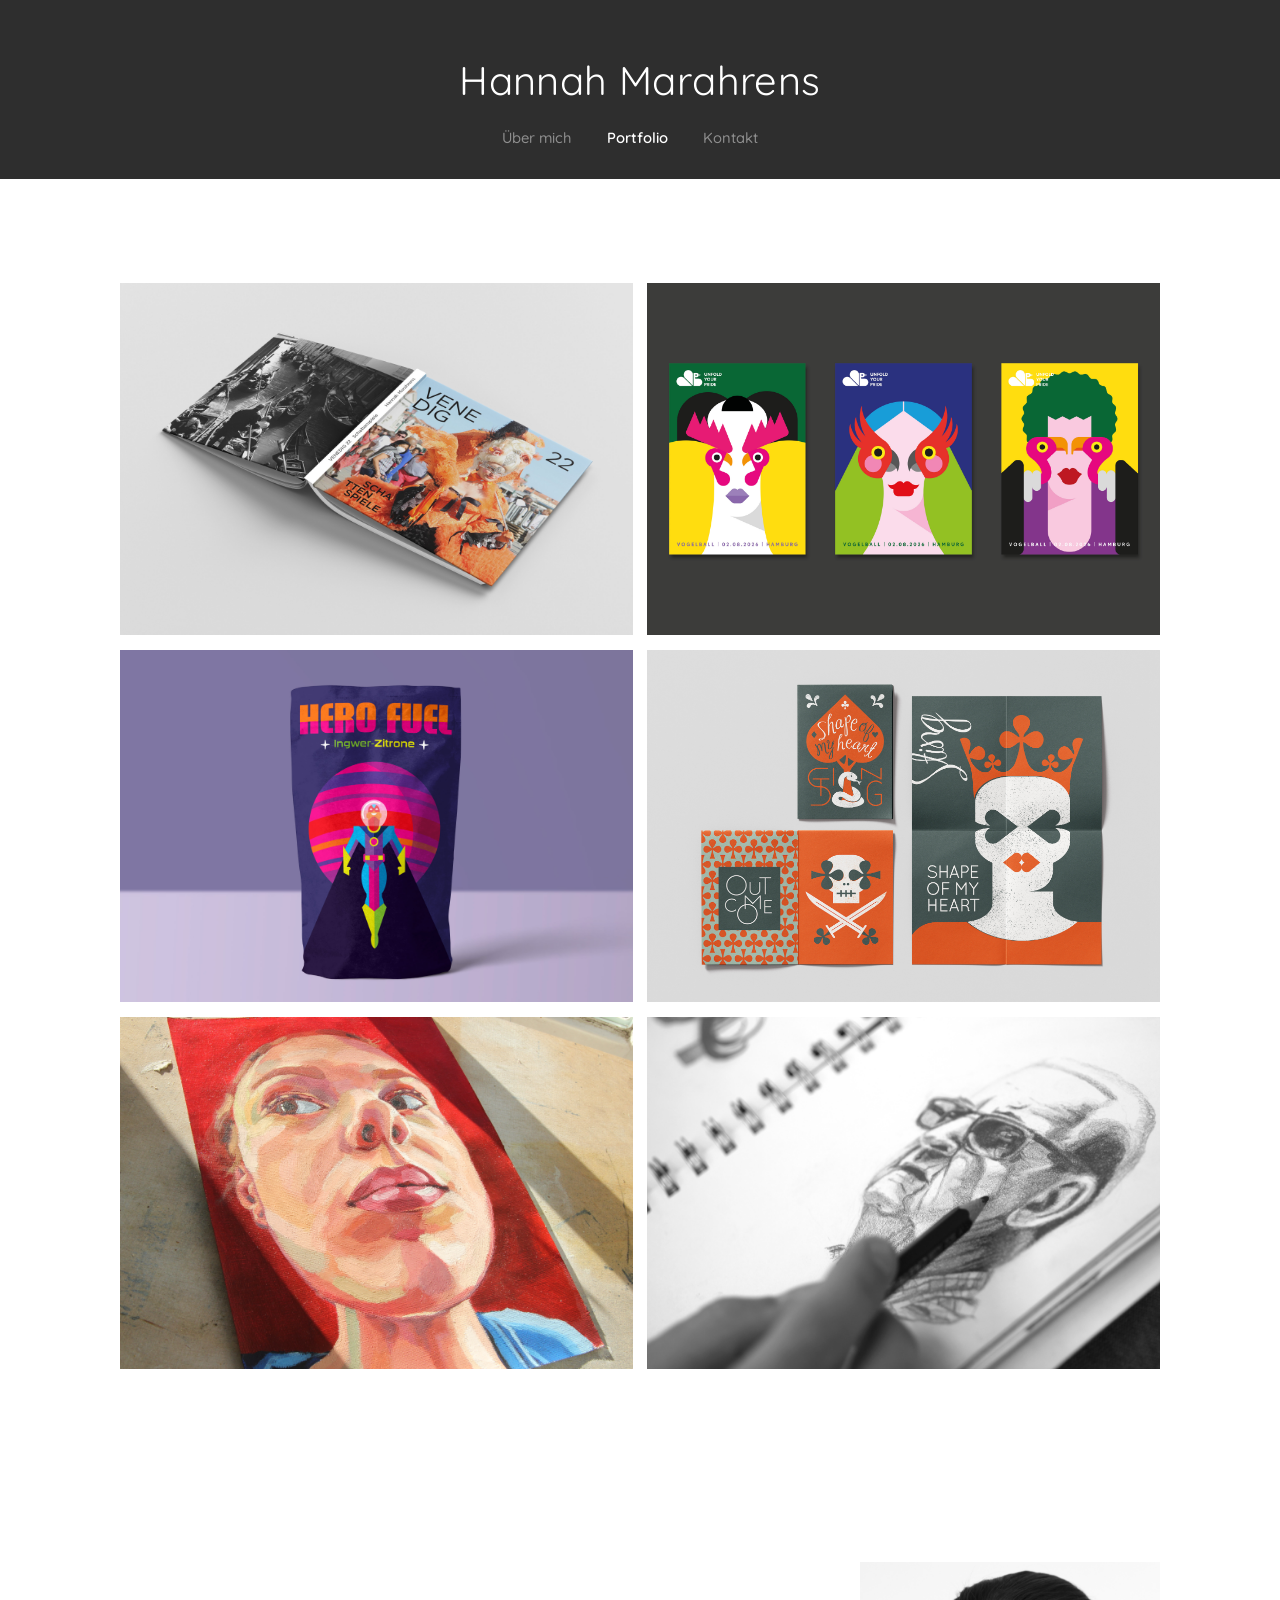
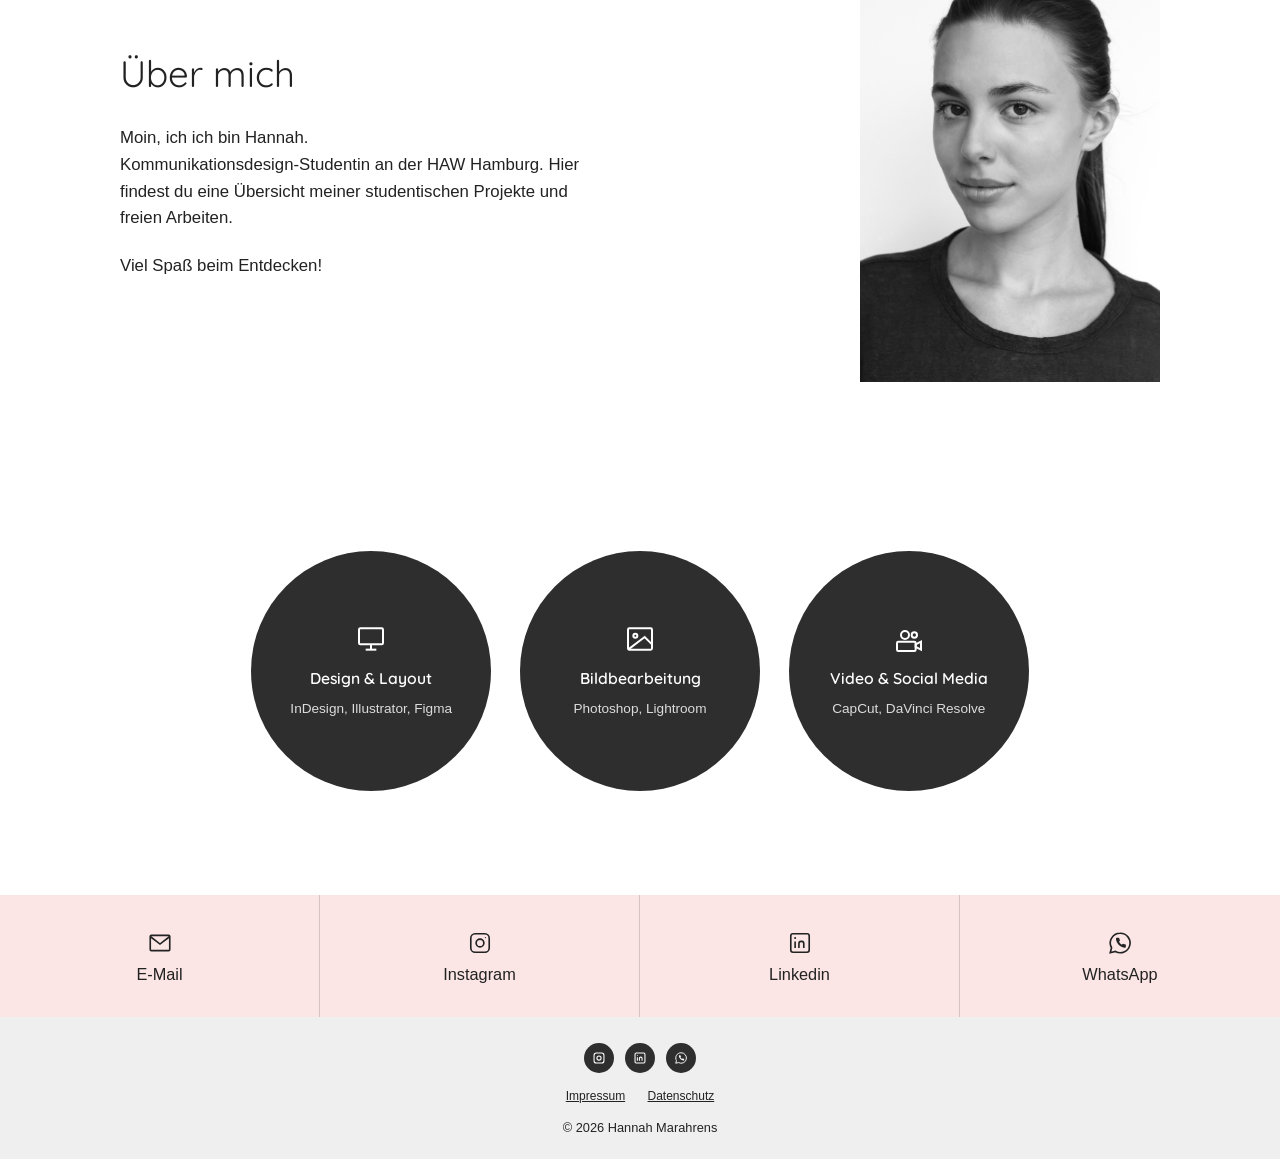
<file: index.html>
<!DOCTYPE html>
<html lang="de">
<head>
<meta name="robots" content="noindex, nofollow">
<meta charset="UTF-8">
<meta name="viewport" content="width=device-width, initial-scale=1.0">
<title>Hannah Marahrens – Portfolio</title>
<link rel="preconnect" href="https://fonts.googleapis.com">
<link rel="preconnect" href="https://fonts.gstatic.com" crossorigin>
<link href="https://fonts.googleapis.com/css2?family=Quicksand:wght@400;500;600;700&display=swap" rel="stylesheet">
<link rel="stylesheet" href="style.css">
</head>
<body>

<header class="hero" id="start">
  <div class="wrap">
    <h1>Hannah Marahrens</h1>
    <nav class="main-nav">
      <a href="#about">Über mich</a>
      <a href="#portfolio" class="active">Portfolio</a>
      <a href="#contact">Kontakt</a>
    </nav>
  </div>
</header>

<section id="portfolio" class="portfolio-section">
  <div class="wrap">
  <div class="portfolio-grid">
    <a class="tile tile-venedig" href="projects/venedig.html">
      <img src="bilder/venedig.jpg" alt="Venedig 22 – Schattenspiele">
      <div class="tile-overlay"><span>Venedig 22 – Schattenspiele</span></div>
    </a>

    <a class="tile tile-vogelball" href="projects/vogelball.html">
      <img src="bilder/vogelball.jpg" alt="Vogelball Poster">
      <div class="tile-overlay"><span>Vogelball Rebranding</span></div>
    </a>

    <a class="tile tile-herofuel" href="projects/hero-fuel.html">
      <img src="bilder/hero-fuel.jpg" alt="Teemarke Hero Fuel">
      <div class="tile-overlay"><span>Teemarke – Hero Fuel</span></div>
    </a>

    <a class="tile tile-shape" href="projects/shape-of-my-heart.html">
      <img src="bilder/shape-of-my-heart.jpg" alt="Shape of my Heart">
      <div class="tile-overlay"><span>Shape of my Heart<br> booklet</span></div>
    </a>

    <a class="tile tile-acryl" href="projects/acryl.html">
      <img src="bilder/acryl.jpg" alt="Acryl Malerei">
      <div class="tile-overlay"><span>Acryl Malerei</span></div>
    </a>

    <a class="tile tile-skizzen" href="projects/skizzen.html">
      <img src="bilder/skizzen.jpg" alt="Skizzenbuch">
      <div class="tile-overlay"><span>Skizzenbuch</span></div>
    </a>
  </div>
  </div>
</section>

<section class="about-section" id="about">
  <div class="wrap">
    <div class="about-split">
      <div class="about-text">
        <h2>Über mich</h2>
        <p>Moin, ich ich bin Hannah.<br>
        Kommunikationsdesign-Studentin an der HAW Hamburg. Hier findest du eine Übersicht meiner studentischen Projekte und freien Arbeiten.</p>
        <p>Viel Spaß beim Entdecken!</p>
      </div>
      <div class="about-photo">
        <img src="bilder/portrait.jpg" alt="Hannah Marahrens">
      </div>
    </div>

    <div class="badges">
      <div class="badge">
        <svg viewBox="0 0 24 24" fill="none" stroke="#ffffff" stroke-width="1.5"><rect x="3" y="4" width="18" height="12" rx="1"/><line x1="8" y1="20" x2="16" y2="20"/><line x1="12" y1="16" x2="12" y2="20"/></svg>
        <h3>Design &amp; Layout</h3>
        <p>InDesign, Illustrator, Figma</p>
      </div>
      <div class="badge">
        <svg viewBox="0 0 24 24" fill="none" stroke="#ffffff" stroke-width="1.5"><rect x="3" y="4" width="18" height="16" rx="1"/><circle cx="8.5" cy="9.5" r="1.5"/><path d="M21 16l-5.5-5.5L3 20"/></svg>
        <h3>Bildbearbeitung</h3>
        <p>Photoshop, Lightroom</p>
      </div>
      <div class="badge">
        <svg viewBox="0 0 24 24" fill="none" stroke="#ffffff" stroke-width="1.5"><circle cx="9" cy="9" r="3"/><circle cx="16" cy="9" r="2"/><rect x="3" y="14" width="14" height="7" rx="1"/><path d="M17 16l4-2v6l-4-2z"/></svg>
        <h3>Video &amp; Social Media</h3>
        <p>CapCut, DaVinci Resolve</p>
      </div>
    </div>
  </div>
</section>

<section class="contact-bar" id="contact">
  <a class="contact-col" href="&#109;&#97;&#105;&#108;&#116;&#111;&#58;&#104;&#97;&#110;&#110;&#97;&#104;&#95;&#109;&#97;&#114;&#97;&#104;&#114;&#101;&#110;&#115;&#64;&#103;&#109;&#120;&#46;&#100;&#101;">
    <svg viewBox="0 0 24 24" fill="none" stroke="var(--ink)" stroke-width="1.5"><rect x="3" y="5" width="18" height="14" rx="1"/><path d="M3 6l9 7 9-7"/></svg>
    <span>E-Mail</span>
  </a>
  <a class="contact-col" href="https://www.instagram.com/hannah_marahrens/" target="_blank" rel="noopener">
    <svg viewBox="0 0 24 24" fill="none" stroke="var(--ink)" stroke-width="1.5"><rect x="3.5" y="3.5" width="17" height="17" rx="4"/><circle cx="12" cy="12" r="3.6"/><circle cx="17" cy="7" r="0.6" fill="var(--ink)" stroke="none"/></svg>
    <span>Instagram</span>
  </a>
  <a class="contact-col" href="https://www.linkedin.com/in/hannah-marahrens-787b59432/" target="_blank" rel="noopener">
    <svg viewBox="0 0 24 24" fill="none" stroke="var(--ink)" stroke-width="1.5"><rect x="3.5" y="3.5" width="17" height="17" rx="2"/><line x1="7.5" y1="10.5" x2="7.5" y2="16.5"/><circle cx="7.5" cy="7.3" r="0.9" fill="var(--ink)" stroke="none"/><path d="M11 16.5v-4c0-1.2 1-2 2.3-2 1.3 0 2.2.8 2.2 2v4"/></svg>
    <span>Linkedin</span>
  </a>
  <a class="contact-col" href="&#104;&#116;&#116;&#112;&#115;&#58;&#47;&#47;&#119;&#97;&#46;&#109;&#101;&#47;&#52;&#57;&#49;&#53;&#55;&#51;&#50;&#48;&#52;&#55;&#52;&#54;&#52;" target="_blank" rel="noopener">
    <svg viewBox="0 0 24 24" fill="none" stroke="var(--ink)" stroke-width="1.5"><path d="M12 3a9 9 0 0 0-7.8 13.4L3 21l4.8-1.2A9 9 0 1 0 12 3z"/><g transform="translate(7.3,6.3) scale(0.46)"><path d="M22 16.92v3a2 2 0 0 1-2.18 2 19.79 19.79 0 0 1-8.63-3.07 19.5 19.5 0 0 1-6-6 19.79 19.79 0 0 1-3.07-8.67A2 2 0 0 1 4.11 2h3a2 2 0 0 1 2 1.72c.127.96.361 1.903.7 2.81a2 2 0 0 1-.45 2.11L8.09 9.91a16 16 0 0 0 6 6l1.27-1.27a2 2 0 0 1 2.11-.45c.907.339 1.85.573 2.81.7A2 2 0 0 1 22 16.92z" fill="var(--ink)" stroke="none"/></g></svg>
    <span>WhatsApp</span>
  </a>
</section>

<footer>
  <div class="wrap">
    <div class="footer-social">
      <a href="https://www.instagram.com/hannah_marahrens/" target="_blank" rel="noopener" aria-label="Instagram">
        <svg viewBox="0 0 24 24"><rect x="3.5" y="3.5" width="17" height="17" rx="4" fill="none" stroke="#ffffff" stroke-width="1.8"/><circle cx="12" cy="12" r="3.6" fill="none" stroke="#ffffff" stroke-width="1.8"/></svg>
      </a>
      <a href="https://www.linkedin.com/in/hannah-marahrens-787b59432/" target="_blank" rel="noopener" aria-label="LinkedIn">
        <svg viewBox="0 0 24 24"><rect x="3.5" y="3.5" width="17" height="17" rx="2" fill="none" stroke="#ffffff" stroke-width="1.8"/><line x1="7.5" y1="10.5" x2="7.5" y2="16.5" stroke="#ffffff" stroke-width="1.8"/><circle cx="7.5" cy="7.3" r="0.9" fill="#ffffff"/><path d="M11 16.5v-4c0-1.2 1-2 2.3-2 1.3 0 2.2.8 2.2 2v4" fill="none" stroke="#ffffff" stroke-width="1.8"/></svg>
      </a>
      <a href="&#104;&#116;&#116;&#112;&#115;&#58;&#47;&#47;&#119;&#97;&#46;&#109;&#101;&#47;&#52;&#57;&#49;&#53;&#55;&#51;&#50;&#48;&#52;&#55;&#52;&#54;&#52;" target="_blank" rel="noopener" aria-label="WhatsApp">
        <svg viewBox="0 0 24 24"><path d="M12 3a9 9 0 0 0-7.8 13.4L3 21l4.8-1.2A9 9 0 1 0 12 3z" fill="none" stroke="#ffffff" stroke-width="1.6"/><g transform="translate(7.3,6.3) scale(0.46)"><path d="M22 16.92v3a2 2 0 0 1-2.18 2 19.79 19.79 0 0 1-8.63-3.07 19.5 19.5 0 0 1-6-6 19.79 19.79 0 0 1-3.07-8.67A2 2 0 0 1 4.11 2h3a2 2 0 0 1 2 1.72c.127.96.361 1.903.7 2.81a2 2 0 0 1-.45 2.11L8.09 9.91a16 16 0 0 0 6 6l1.27-1.27a2 2 0 0 1 2.11-.45c.907.339 1.85.573 2.81.7A2 2 0 0 1 22 16.92z" fill="#ffffff" stroke="none"/></g></svg>
      </a>
    </div>
    <div class="footer-legal">
      <button onclick="openModal('impressumModal')">Impressum</button>
      <button onclick="openModal('datenschutzModal')">Datenschutz</button>
    </div>
    <p class="footer-copy">© 2026 Hannah Marahrens</p>
  </div>
</footer>

<div id="impressumModal" class="modal">
  <div class="modal-content">
    <button class="modal-close" onclick="closeModal('impressumModal')">&times;</button>
    <h2>Impressum</h2>
    <p><strong>Angaben gemäß § 5 DDG</strong></p>
    <p class="placeholder">[Vollständiger Vor- und Nachname]<br>[Straße und Hausnummer]<br>[Postleitzahl und Ort]</p>
    <h3>Kontakt</h3>
    <p class="placeholder">E-Mail: [deine-email@beispiel.de]<br>Telefon (optional): [Telefonnummer]</p>
    <h3>Umsatzsteuer</h3>
    <p class="placeholder">[Falls zutreffend: Umsatzsteuer-Identifikationsnummer gemäß § 27a UStG: DE XXXXXXXXX] – oder: Gemäß § 19 UStG wird keine Umsatzsteuer ausgewiesen (Kleinunternehmerregelung).</p>
    <h3>Verantwortlich für den Inhalt nach § 18 Abs. 2 MStV</h3>
    <p class="placeholder">[Vollständiger Vor- und Nachname]<br>[Straße und Hausnummer]<br>[Postleitzahl und Ort]</p>
    <h3>Haftung für Inhalte</h3>
    <p>Als Diensteanbieterin bin ich gemäß § 7 Abs. 1 DDG für eigene Inhalte auf diesen Seiten nach den allgemeinen Gesetzen verantwortlich. Gemäß §§ 8 bis 10 DDG bin ich als Diensteanbieterin jedoch nicht verpflichtet, übermittelte oder gespeicherte fremde Informationen zu überwachen.</p>
    <h3>Haftung für Links</h3>
    <p>Dieses Angebot enthält Links zu externen Webseiten Dritter (z. B. Instagram, LinkedIn), auf deren Inhalte ich keinen Einfluss habe. Für diese fremden Inhalte trägt stets der jeweilige Anbieter die Verantwortung.</p>
    <h3>Urheberrecht</h3>
    <p>Die durch mich erstellten Inhalte und Werke auf diesen Seiten (Texte, Fotos, Designs) unterliegen dem deutschen Urheberrecht. Eine Vervielfältigung, Bearbeitung oder Verbreitung außerhalb der Grenzen des Urheberrechts bedarf meiner schriftlichen Zustimmung.</p>
  </div>
</div>

<div id="datenschutzModal" class="modal">
  <div class="modal-content">
    <button class="modal-close" onclick="closeModal('datenschutzModal')">&times;</button>
    <h2>Datenschutzerklärung</h2>
    <h3>1. Datenschutz auf einen Blick</h3>
    <p>Die folgenden Hinweise geben einen einfachen Überblick darüber, was mit deinen personenbezogenen Daten passiert, wenn du diese Website besuchst. Personenbezogene Daten sind alle Daten, mit denen du persönlich identifiziert werden kannst.</p>
    <h3>2. Verantwortliche Stelle</h3>
    <p class="placeholder">[Vollständiger Vor- und Nachname]<br>[Straße und Hausnummer]<br>[Postleitzahl und Ort]<br>E-Mail: [deine-email@beispiel.de]</p>
    <h3>3. Hosting</h3>
    <p>Diese Website wird extern gehostet über den Dienst <strong>Wix.com Ltd.</strong> (40 Namal Tel Aviv St., Tel Aviv, Israel). Beim Besuch dieser Website erfasst Wix verschiedene Logfiles inklusive IP-Adresse. Die Verwendung erfolgt im Interesse einer sicheren, schnellen und effizienten Bereitstellung des Online-Angebots (Art. 6 Abs. 1 lit. f DSGVO). Weitere Informationen: <a href="https://de.wix.com/about/privacy" target="_blank" rel="noopener" style="text-decoration:underline;">wix.com/about/privacy</a>.</p>
    <h3>4. Allgemeine Datenerfassung auf der Website</h3>
    <p><strong>E-Mail-Kontakt:</strong> Wenn du per E-Mail Kontakt aufnimmst, wird deine Anfrage inklusive aller daraus hervorgehenden personenbezogenen Daten (Name, Anfrage) zum Zwecke der Bearbeitung gespeichert und verarbeitet (Art. 6 Abs. 1 lit. f DSGVO). Diese Daten werden nicht ohne deine Einwilligung weitergegeben.</p>
    <h3>5. Plugins und Social Media</h3>
    <p>Auf dieser Website sind keine aktiven Social-Media-Plugins eingebunden, die automatisch Daten übertragen. Es handelt sich lediglich um einfache externe Links zu Instagram, LinkedIn und WhatsApp. Beim Anklicken verlässt du diese Website, und es gelten die Datenschutzbestimmungen des jeweiligen Anbieters.</p>
    <h3>6. Deine Rechte als betroffene Person</h3>
    <p>Du hast jederzeit das Recht auf unentgeltliche Auskunft über deine gespeicherten personenbezogenen Daten, deren Herkunft und Empfänger sowie den Zweck der Datenverarbeitung, sowie ein Recht auf Berichtigung oder Löschung dieser Daten. Wende dich dazu an die oben im Impressum angegebene E-Mail-Adresse.</p>
  </div>
</div>

<a href="#start" class="scroll-top-btn" id="scrollTopBtn">&uarr;</a>

<script>
  function openModal(id) { document.getElementById(id).classList.add('active'); }
  function closeModal(id) { document.getElementById(id).classList.remove('active'); }
  window.onclick = function(e) {
    if (e.target.classList.contains('modal')) e.target.classList.remove('active');
  };
  const scrollTopBtn = document.getElementById('scrollTopBtn');
  window.addEventListener('scroll', () => {
    if (window.scrollY > 400) scrollTopBtn.classList.add('visible');
    else scrollTopBtn.classList.remove('visible');
  });
</script>

</body>
</html>
</file>
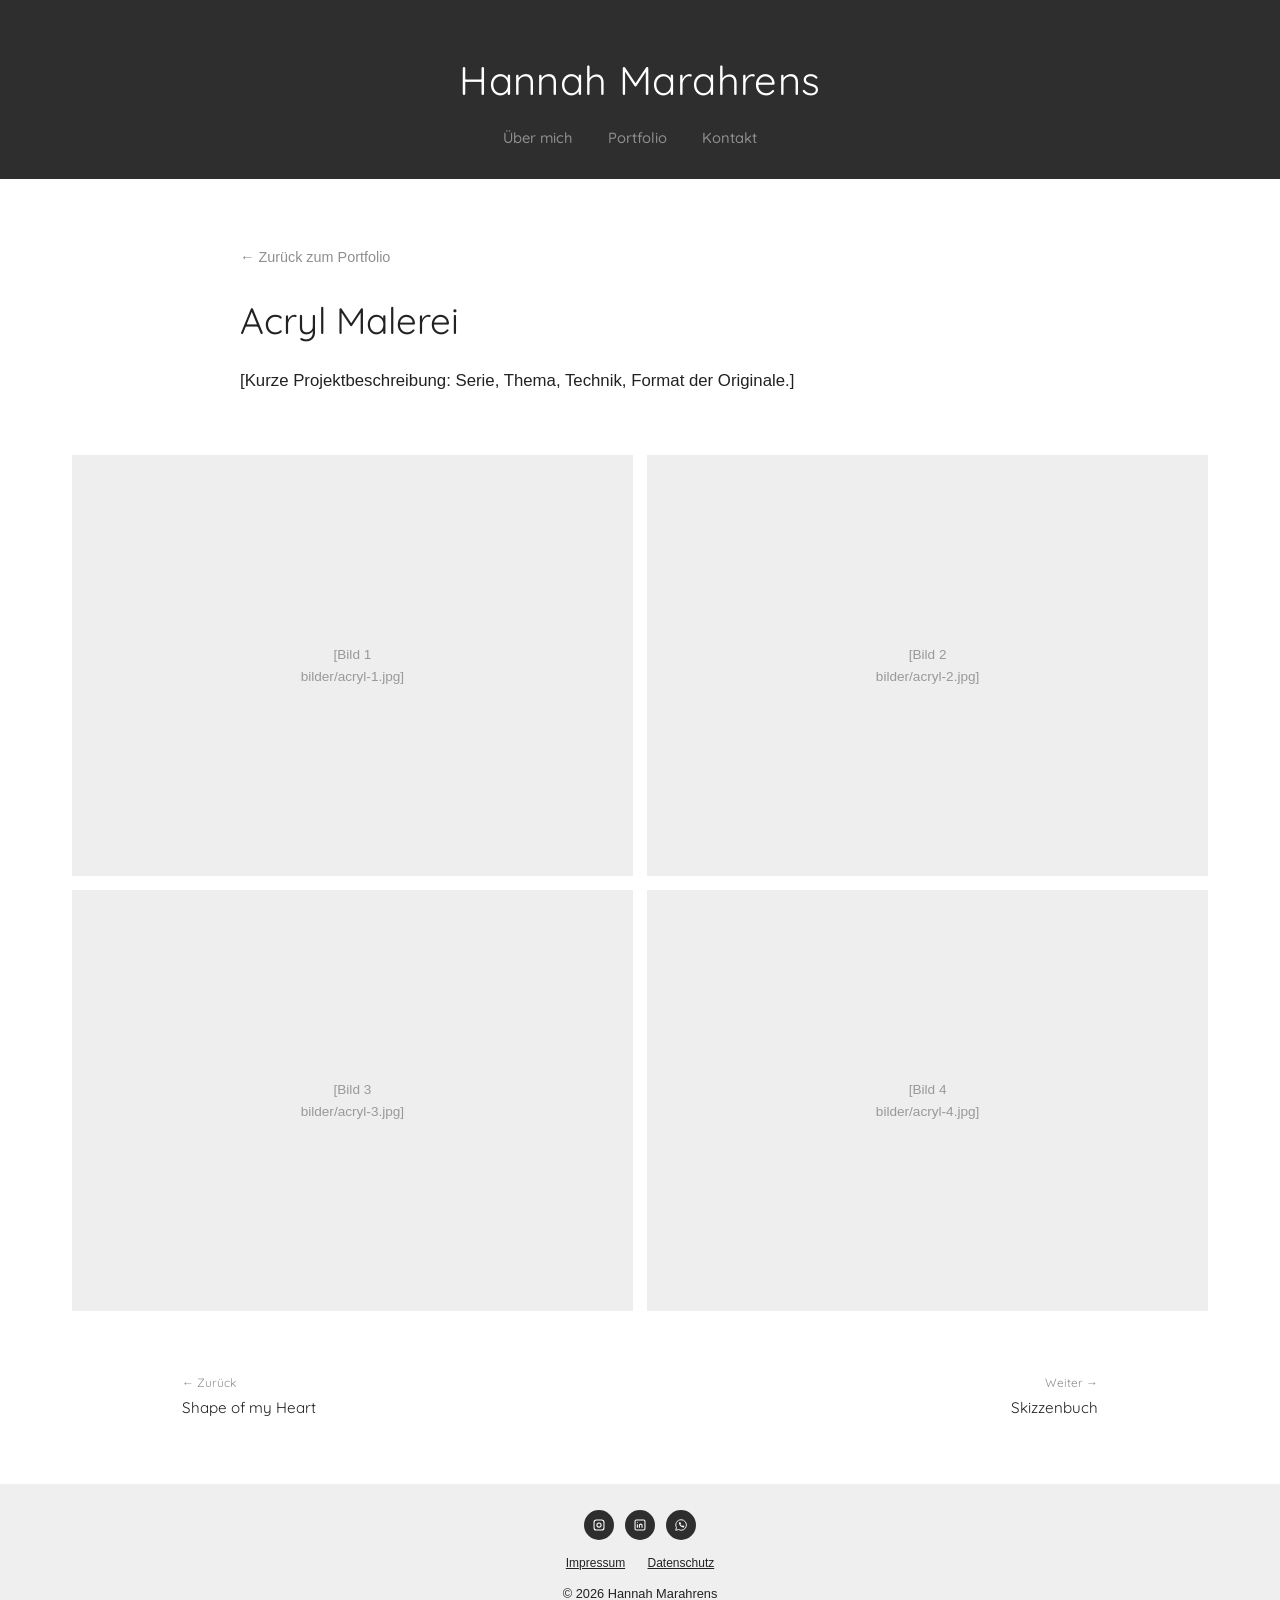
<file: projects/acryl.html>
<!DOCTYPE html>
<html lang="de">
<head>
<meta name="robots" content="noindex, nofollow">
<meta charset="UTF-8">
<meta name="viewport" content="width=device-width, initial-scale=1.0">
<title>Acryl Malerei – Hannah Marahrens</title>
<link rel="preconnect" href="https://fonts.googleapis.com">
<link rel="preconnect" href="https://fonts.gstatic.com" crossorigin>
<link href="https://fonts.googleapis.com/css2?family=Quicksand:wght@400;500;600;700&display=swap" rel="stylesheet">
<link rel="stylesheet" href="../style.css">
</head>
<body>

<header class="hero" id="start">
  <div class="wrap">
    <h1><a href="../index.html">Hannah Marahrens</a></h1>
    <nav class="main-nav">
      <a href="../index.html#about">Über mich</a>
      <a href="../index.html#portfolio">Portfolio</a>
      <a href="../index.html#contact">Kontakt</a>
    </nav>
  </div>
</header>

<section class="project-intro">
  <a class="back-link" href="../index.html#portfolio">← Zurück zum Portfolio</a>
  <h1>Acryl Malerei</h1>
  <p>[Kurze Projektbeschreibung: Serie, Thema, Technik, Format der Originale.]</p>
</section>

<section class="project-gallery">
  <div class="pg-row cols-2">
    <div class="pg-placeholder">[Bild 1<br>bilder/acryl-1.jpg]</div>
    <div class="pg-placeholder">[Bild 2<br>bilder/acryl-2.jpg]</div>
  </div>
  <div class="pg-row cols-2">
    <div class="pg-placeholder">[Bild 3<br>bilder/acryl-3.jpg]</div>
    <div class="pg-placeholder">[Bild 4<br>bilder/acryl-4.jpg]</div>
  </div>
</section>

<section class="project-nav">
  <a class="prev" href="shape-of-my-heart.html">
    <span class="nav-label">← Zurück</span>
    Shape of my Heart
  </a>
  <a class="next" href="skizzen.html">
    <span class="nav-label">Weiter →</span>
    Skizzenbuch
  </a>
</section>

<footer>
  <div class="wrap">
    <div class="footer-social">
      <a href="https://www.instagram.com/hannah_marahrens/" target="_blank" rel="noopener" aria-label="Instagram">
        <svg viewBox="0 0 24 24"><rect x="3.5" y="3.5" width="17" height="17" rx="4" fill="none" stroke="#ffffff" stroke-width="1.8"/><circle cx="12" cy="12" r="3.6" fill="none" stroke="#ffffff" stroke-width="1.8"/></svg>
      </a>
      <a href="https://www.linkedin.com/in/hannah-marahrens-787b59432/" target="_blank" rel="noopener" aria-label="LinkedIn">
        <svg viewBox="0 0 24 24"><rect x="3.5" y="3.5" width="17" height="17" rx="2" fill="none" stroke="#ffffff" stroke-width="1.8"/><line x1="7.5" y1="10.5" x2="7.5" y2="16.5" stroke="#ffffff" stroke-width="1.8"/><circle cx="7.5" cy="7.3" r="0.9" fill="#ffffff"/><path d="M11 16.5v-4c0-1.2 1-2 2.3-2 1.3 0 2.2.8 2.2 2v4" fill="none" stroke="#ffffff" stroke-width="1.8"/></svg>
      </a>
      <a href="&#104;&#116;&#116;&#112;&#115;&#58;&#47;&#47;&#119;&#97;&#46;&#109;&#101;&#47;&#52;&#57;&#49;&#53;&#55;&#51;&#50;&#48;&#52;&#55;&#52;&#54;&#52;" target="_blank" rel="noopener" aria-label="WhatsApp">
        <svg viewBox="0 0 24 24"><path d="M12 3a9 9 0 0 0-7.8 13.4L3 21l4.8-1.2A9 9 0 1 0 12 3z" fill="none" stroke="#ffffff" stroke-width="1.6"/><g transform="translate(7.3,6.3) scale(0.46)"><path d="M22 16.92v3a2 2 0 0 1-2.18 2 19.79 19.79 0 0 1-8.63-3.07 19.5 19.5 0 0 1-6-6 19.79 19.79 0 0 1-3.07-8.67A2 2 0 0 1 4.11 2h3a2 2 0 0 1 2 1.72c.127.96.361 1.903.7 2.81a2 2 0 0 1-.45 2.11L8.09 9.91a16 16 0 0 0 6 6l1.27-1.27a2 2 0 0 1 2.11-.45c.907.339 1.85.573 2.81.7A2 2 0 0 1 22 16.92z" fill="#ffffff" stroke="none"/></g></svg>
      </a>
    </div>
    <div class="footer-legal">
      <button onclick="openModal('impressumModal')">Impressum</button>
      <button onclick="openModal('datenschutzModal')">Datenschutz</button>
    </div>
    <p class="footer-copy">© 2026 Hannah Marahrens</p>
  </div>
</footer>

<div id="impressumModal" class="modal">
  <div class="modal-content">
    <button class="modal-close" onclick="closeModal('impressumModal')">&times;</button>
    <h2>Impressum</h2>
    <p><strong>Angaben gemäß § 5 DDG</strong></p>
    <p class="placeholder">[Vollständiger Vor- und Nachname]<br>[Straße und Hausnummer]<br>[Postleitzahl und Ort]</p>
    <h3>Kontakt</h3>
    <p class="placeholder">E-Mail: [deine-email@beispiel.de]<br>Telefon (optional): [Telefonnummer]</p>
    <h3>Umsatzsteuer</h3>
    <p class="placeholder">[Falls zutreffend: Umsatzsteuer-Identifikationsnummer gemäß § 27a UStG: DE XXXXXXXXX] – oder: Gemäß § 19 UStG wird keine Umsatzsteuer ausgewiesen (Kleinunternehmerregelung).</p>
    <h3>Verantwortlich für den Inhalt nach § 18 Abs. 2 MStV</h3>
    <p class="placeholder">[Vollständiger Vor- und Nachname]<br>[Straße und Hausnummer]<br>[Postleitzahl und Ort]</p>
    <h3>Haftung für Inhalte</h3>
    <p>Als Diensteanbieterin bin ich gemäß § 7 Abs. 1 DDG für eigene Inhalte auf diesen Seiten nach den allgemeinen Gesetzen verantwortlich. Gemäß §§ 8 bis 10 DDG bin ich als Diensteanbieterin jedoch nicht verpflichtet, übermittelte oder gespeicherte fremde Informationen zu überwachen.</p>
    <h3>Haftung für Links</h3>
    <p>Dieses Angebot enthält Links zu externen Webseiten Dritter (z. B. Instagram, LinkedIn), auf deren Inhalte ich keinen Einfluss habe. Für diese fremden Inhalte trägt stets der jeweilige Anbieter die Verantwortung.</p>
    <h3>Urheberrecht</h3>
    <p>Die durch mich erstellten Inhalte und Werke auf diesen Seiten (Texte, Fotos, Designs) unterliegen dem deutschen Urheberrecht. Eine Vervielfältigung, Bearbeitung oder Verbreitung außerhalb der Grenzen des Urheberrechts bedarf meiner schriftlichen Zustimmung.</p>
  </div>
</div>

<div id="datenschutzModal" class="modal">
  <div class="modal-content">
    <button class="modal-close" onclick="closeModal('datenschutzModal')">&times;</button>
    <h2>Datenschutzerklärung</h2>
    <h3>1. Datenschutz auf einen Blick</h3>
    <p>Die folgenden Hinweise geben einen einfachen Überblick darüber, was mit deinen personenbezogenen Daten passiert, wenn du diese Website besuchst.</p>
    <h3>2. Verantwortliche Stelle</h3>
    <p class="placeholder">[Vollständiger Vor- und Nachname]<br>[Straße und Hausnummer]<br>[Postleitzahl und Ort]<br>E-Mail: [deine-email@beispiel.de]</p>
    <h3>3. Hosting</h3>
    <p>Diese Website wird extern gehostet über den Dienst <strong>Wix.com Ltd.</strong> Weitere Informationen: <a href="https://de.wix.com/about/privacy" target="_blank" rel="noopener" style="text-decoration:underline;">wix.com/about/privacy</a>.</p>
    <h3>4. Deine Rechte</h3>
    <p>Du hast jederzeit das Recht auf unentgeltliche Auskunft über deine gespeicherten Daten sowie ein Recht auf Berichtigung oder Löschung. Wende dich dazu an die oben angegebene E-Mail-Adresse.</p>
  </div>
</div>

<a href="#start" class="scroll-top-btn" id="scrollTopBtn">&uarr;</a>

<script>
  function openModal(id) { document.getElementById(id).classList.add('active'); }
  function closeModal(id) { document.getElementById(id).classList.remove('active'); }
  window.onclick = function(e) {
    if (e.target.classList.contains('modal')) e.target.classList.remove('active');
  };
  const scrollTopBtn = document.getElementById('scrollTopBtn');
  window.addEventListener('scroll', () => {
    if (window.scrollY > 400) scrollTopBtn.classList.add('visible');
    else scrollTopBtn.classList.remove('visible');
  });
</script>

</body>
</html>
</file>
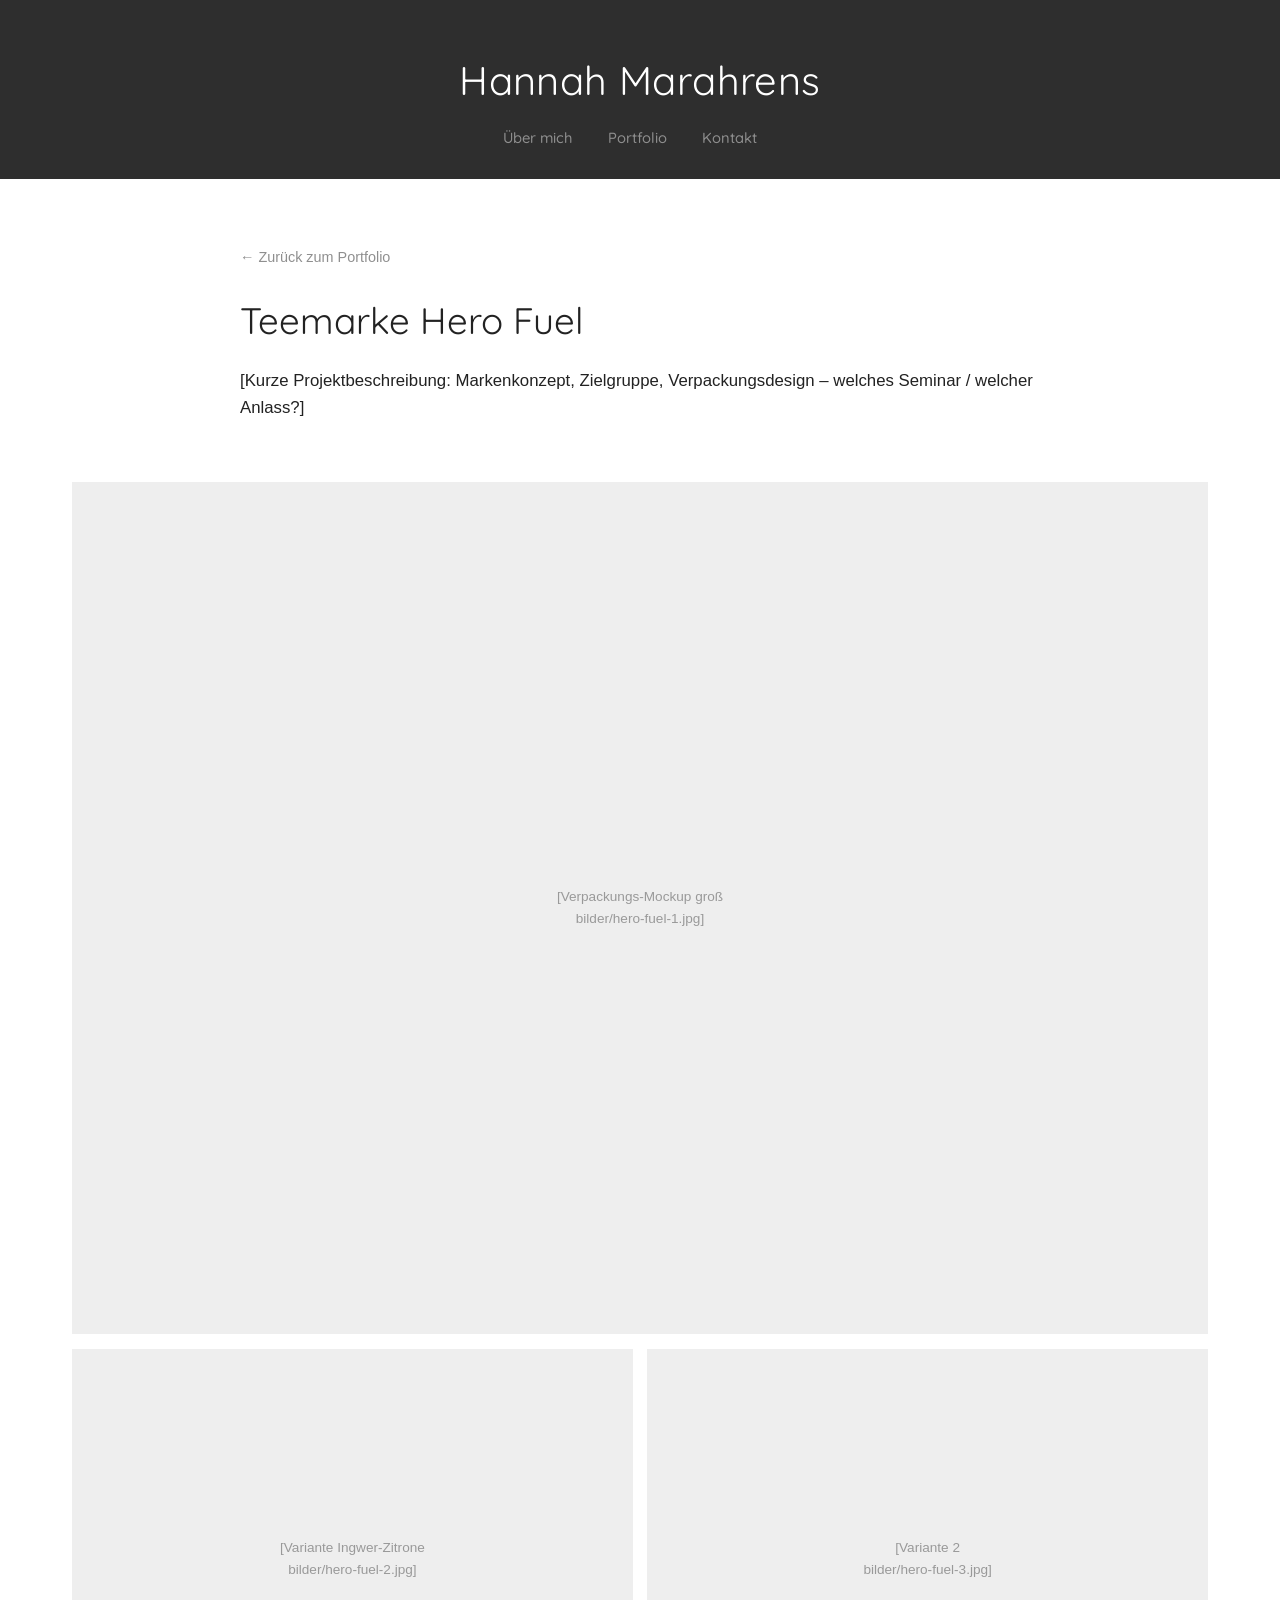
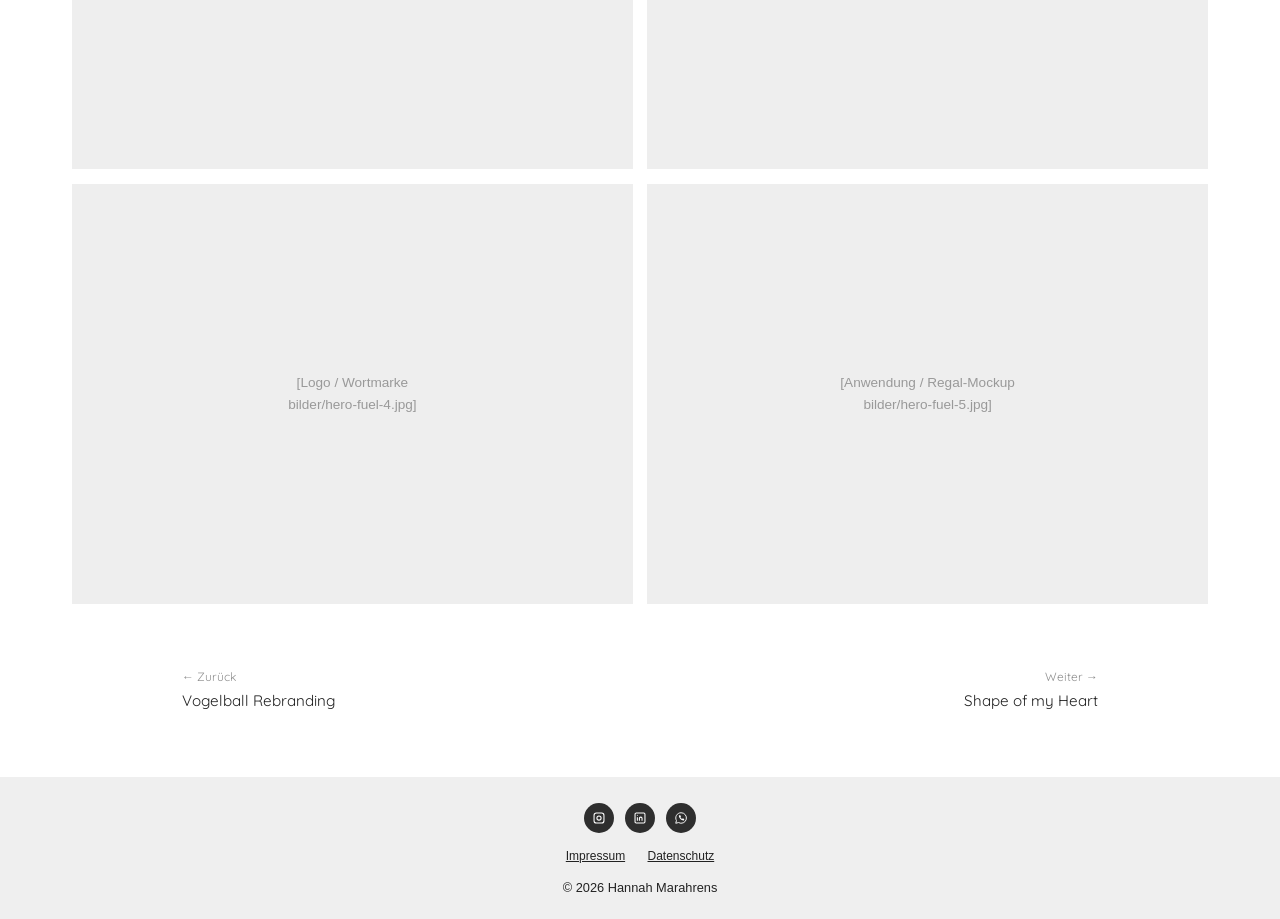
<file: projects/hero-fuel.html>
<!DOCTYPE html>
<html lang="de">
<head>
<meta name="robots" content="noindex, nofollow">
<meta charset="UTF-8">
<meta name="viewport" content="width=device-width, initial-scale=1.0">
<title>Teemarke Hero Fuel – Hannah Marahrens</title>
<link rel="preconnect" href="https://fonts.googleapis.com">
<link rel="preconnect" href="https://fonts.gstatic.com" crossorigin>
<link href="https://fonts.googleapis.com/css2?family=Quicksand:wght@400;500;600;700&display=swap" rel="stylesheet">
<link rel="stylesheet" href="../style.css">
</head>
<body>

<header class="hero" id="start">
  <div class="wrap">
    <h1><a href="../index.html">Hannah Marahrens</a></h1>
    <nav class="main-nav">
      <a href="../index.html#about">Über mich</a>
      <a href="../index.html#portfolio">Portfolio</a>
      <a href="../index.html#contact">Kontakt</a>
    </nav>
  </div>
</header>

<section class="project-intro">
  <a class="back-link" href="../index.html#portfolio">← Zurück zum Portfolio</a>
  <h1>Teemarke Hero Fuel</h1>
  <p>[Kurze Projektbeschreibung: Markenkonzept, Zielgruppe, Verpackungsdesign – welches Seminar / welcher Anlass?]</p>
</section>

<section class="project-gallery">
  <div class="pg-row cols-1">
    <div class="pg-placeholder">[Verpackungs-Mockup groß<br>bilder/hero-fuel-1.jpg]</div>
  </div>
  <div class="pg-row cols-2">
    <div class="pg-placeholder">[Variante Ingwer-Zitrone<br>bilder/hero-fuel-2.jpg]</div>
    <div class="pg-placeholder">[Variante 2<br>bilder/hero-fuel-3.jpg]</div>
  </div>
  <div class="pg-row cols-2">
    <div class="pg-placeholder">[Logo / Wortmarke<br>bilder/hero-fuel-4.jpg]</div>
    <div class="pg-placeholder">[Anwendung / Regal-Mockup<br>bilder/hero-fuel-5.jpg]</div>
  </div>
</section>

<section class="project-nav">
  <a class="prev" href="vogelball.html">
    <span class="nav-label">← Zurück</span>
    Vogelball Rebranding
  </a>
  <a class="next" href="shape-of-my-heart.html">
    <span class="nav-label">Weiter →</span>
    Shape of my Heart
  </a>
</section>

<footer>
  <div class="wrap">
    <div class="footer-social">
      <a href="https://www.instagram.com/hannah_marahrens/" target="_blank" rel="noopener" aria-label="Instagram">
        <svg viewBox="0 0 24 24"><rect x="3.5" y="3.5" width="17" height="17" rx="4" fill="none" stroke="#ffffff" stroke-width="1.8"/><circle cx="12" cy="12" r="3.6" fill="none" stroke="#ffffff" stroke-width="1.8"/></svg>
      </a>
      <a href="https://www.linkedin.com/in/hannah-marahrens-787b59432/" target="_blank" rel="noopener" aria-label="LinkedIn">
        <svg viewBox="0 0 24 24"><rect x="3.5" y="3.5" width="17" height="17" rx="2" fill="none" stroke="#ffffff" stroke-width="1.8"/><line x1="7.5" y1="10.5" x2="7.5" y2="16.5" stroke="#ffffff" stroke-width="1.8"/><circle cx="7.5" cy="7.3" r="0.9" fill="#ffffff"/><path d="M11 16.5v-4c0-1.2 1-2 2.3-2 1.3 0 2.2.8 2.2 2v4" fill="none" stroke="#ffffff" stroke-width="1.8"/></svg>
      </a>
      <a href="&#104;&#116;&#116;&#112;&#115;&#58;&#47;&#47;&#119;&#97;&#46;&#109;&#101;&#47;&#52;&#57;&#49;&#53;&#55;&#51;&#50;&#48;&#52;&#55;&#52;&#54;&#52;" target="_blank" rel="noopener" aria-label="WhatsApp">
        <svg viewBox="0 0 24 24"><path d="M12 3a9 9 0 0 0-7.8 13.4L3 21l4.8-1.2A9 9 0 1 0 12 3z" fill="none" stroke="#ffffff" stroke-width="1.6"/><g transform="translate(7.3,6.3) scale(0.46)"><path d="M22 16.92v3a2 2 0 0 1-2.18 2 19.79 19.79 0 0 1-8.63-3.07 19.5 19.5 0 0 1-6-6 19.79 19.79 0 0 1-3.07-8.67A2 2 0 0 1 4.11 2h3a2 2 0 0 1 2 1.72c.127.96.361 1.903.7 2.81a2 2 0 0 1-.45 2.11L8.09 9.91a16 16 0 0 0 6 6l1.27-1.27a2 2 0 0 1 2.11-.45c.907.339 1.85.573 2.81.7A2 2 0 0 1 22 16.92z" fill="#ffffff" stroke="none"/></g></svg>
      </a>
    </div>
    <div class="footer-legal">
      <button onclick="openModal('impressumModal')">Impressum</button>
      <button onclick="openModal('datenschutzModal')">Datenschutz</button>
    </div>
    <p class="footer-copy">© 2026 Hannah Marahrens</p>
  </div>
</footer>

<div id="impressumModal" class="modal">
  <div class="modal-content">
    <button class="modal-close" onclick="closeModal('impressumModal')">&times;</button>
    <h2>Impressum</h2>
    <p><strong>Angaben gemäß § 5 DDG</strong></p>
    <p class="placeholder">[Vollständiger Vor- und Nachname]<br>[Straße und Hausnummer]<br>[Postleitzahl und Ort]</p>
    <h3>Kontakt</h3>
    <p class="placeholder">E-Mail: [deine-email@beispiel.de]<br>Telefon (optional): [Telefonnummer]</p>
    <h3>Umsatzsteuer</h3>
    <p class="placeholder">[Falls zutreffend: Umsatzsteuer-Identifikationsnummer gemäß § 27a UStG: DE XXXXXXXXX] – oder: Gemäß § 19 UStG wird keine Umsatzsteuer ausgewiesen (Kleinunternehmerregelung).</p>
    <h3>Verantwortlich für den Inhalt nach § 18 Abs. 2 MStV</h3>
    <p class="placeholder">[Vollständiger Vor- und Nachname]<br>[Straße und Hausnummer]<br>[Postleitzahl und Ort]</p>
    <h3>Haftung für Inhalte</h3>
    <p>Als Diensteanbieterin bin ich gemäß § 7 Abs. 1 DDG für eigene Inhalte auf diesen Seiten nach den allgemeinen Gesetzen verantwortlich. Gemäß §§ 8 bis 10 DDG bin ich als Diensteanbieterin jedoch nicht verpflichtet, übermittelte oder gespeicherte fremde Informationen zu überwachen.</p>
    <h3>Haftung für Links</h3>
    <p>Dieses Angebot enthält Links zu externen Webseiten Dritter (z. B. Instagram, LinkedIn), auf deren Inhalte ich keinen Einfluss habe. Für diese fremden Inhalte trägt stets der jeweilige Anbieter die Verantwortung.</p>
    <h3>Urheberrecht</h3>
    <p>Die durch mich erstellten Inhalte und Werke auf diesen Seiten (Texte, Fotos, Designs) unterliegen dem deutschen Urheberrecht. Eine Vervielfältigung, Bearbeitung oder Verbreitung außerhalb der Grenzen des Urheberrechts bedarf meiner schriftlichen Zustimmung.</p>
  </div>
</div>

<div id="datenschutzModal" class="modal">
  <div class="modal-content">
    <button class="modal-close" onclick="closeModal('datenschutzModal')">&times;</button>
    <h2>Datenschutzerklärung</h2>
    <h3>1. Datenschutz auf einen Blick</h3>
    <p>Die folgenden Hinweise geben einen einfachen Überblick darüber, was mit deinen personenbezogenen Daten passiert, wenn du diese Website besuchst.</p>
    <h3>2. Verantwortliche Stelle</h3>
    <p class="placeholder">[Vollständiger Vor- und Nachname]<br>[Straße und Hausnummer]<br>[Postleitzahl und Ort]<br>E-Mail: [deine-email@beispiel.de]</p>
    <h3>3. Hosting</h3>
    <p>Diese Website wird extern gehostet über den Dienst <strong>Wix.com Ltd.</strong> Weitere Informationen: <a href="https://de.wix.com/about/privacy" target="_blank" rel="noopener" style="text-decoration:underline;">wix.com/about/privacy</a>.</p>
    <h3>4. Deine Rechte</h3>
    <p>Du hast jederzeit das Recht auf unentgeltliche Auskunft über deine gespeicherten Daten sowie ein Recht auf Berichtigung oder Löschung. Wende dich dazu an die oben angegebene E-Mail-Adresse.</p>
  </div>
</div>

<a href="#start" class="scroll-top-btn" id="scrollTopBtn">&uarr;</a>

<script>
  function openModal(id) { document.getElementById(id).classList.add('active'); }
  function closeModal(id) { document.getElementById(id).classList.remove('active'); }
  window.onclick = function(e) {
    if (e.target.classList.contains('modal')) e.target.classList.remove('active');
  };
  const scrollTopBtn = document.getElementById('scrollTopBtn');
  window.addEventListener('scroll', () => {
    if (window.scrollY > 400) scrollTopBtn.classList.add('visible');
    else scrollTopBtn.classList.remove('visible');
  });
</script>

</body>
</html>
</file>
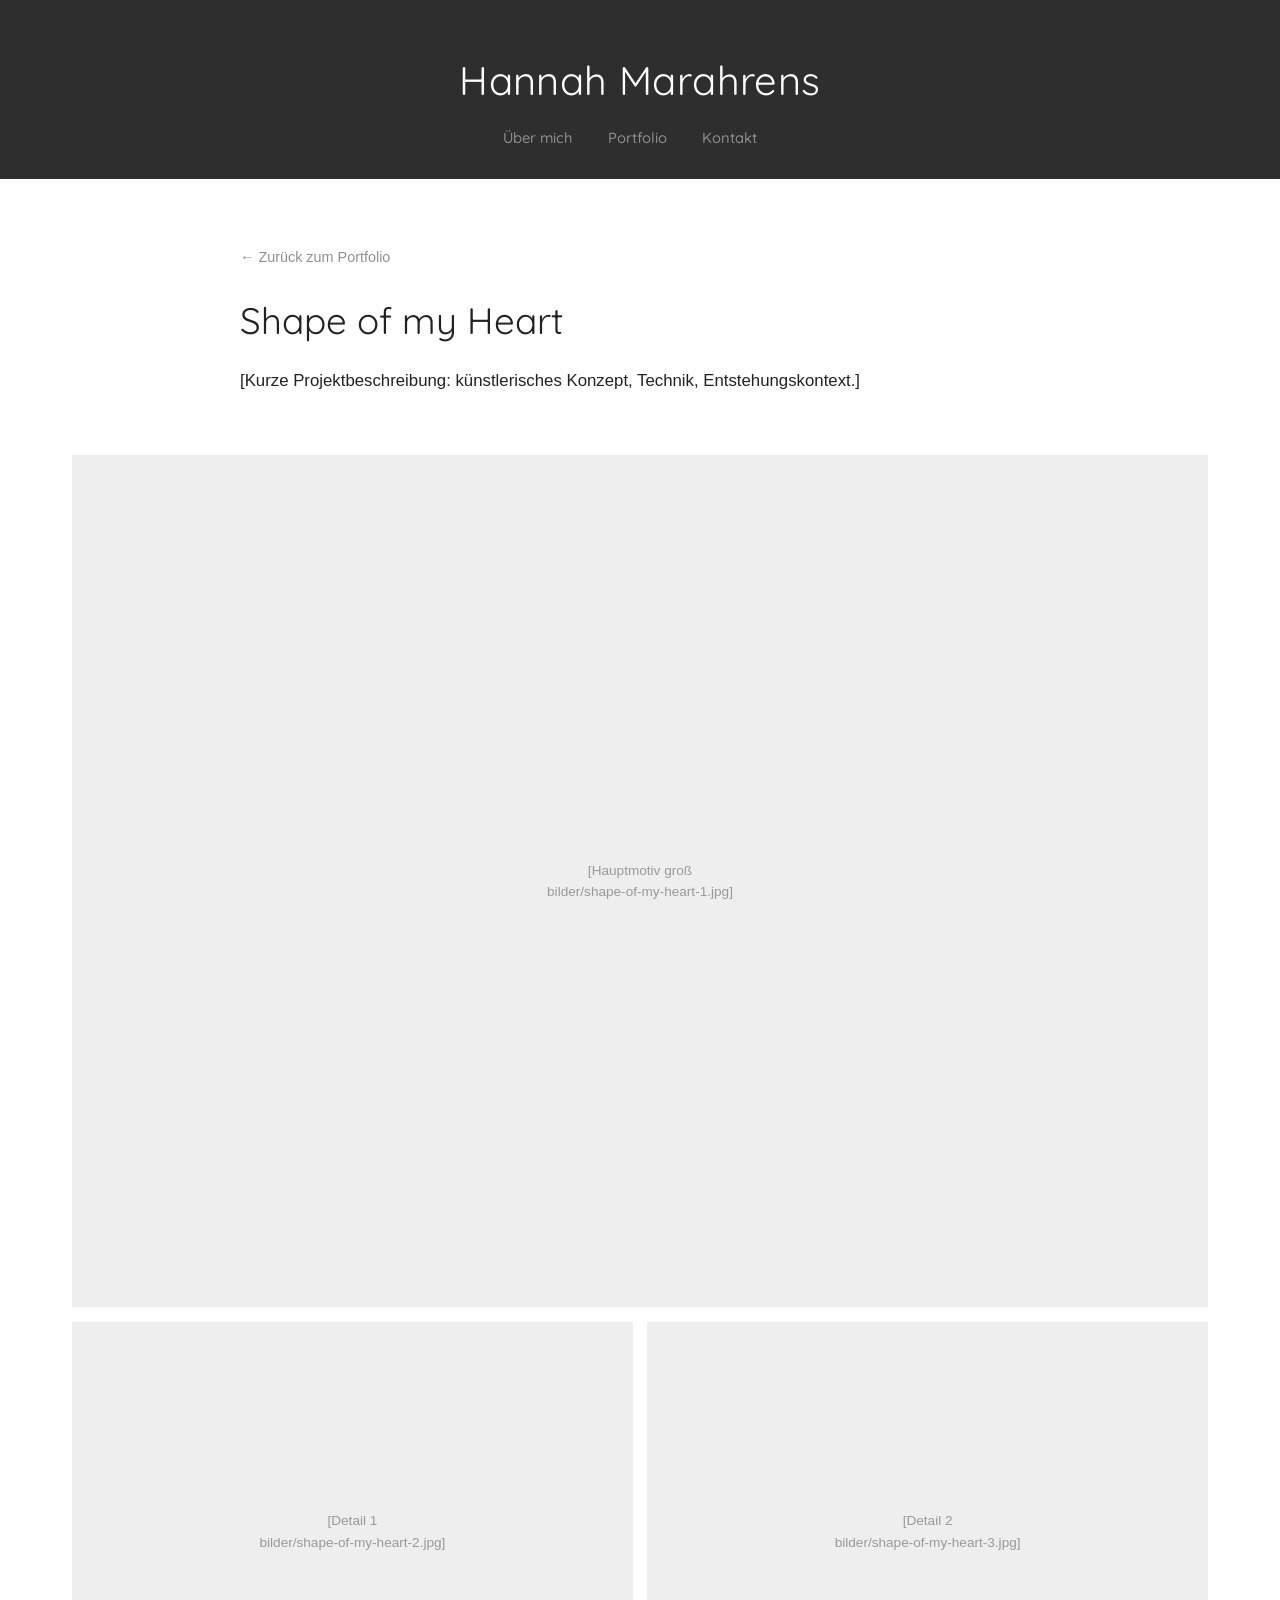
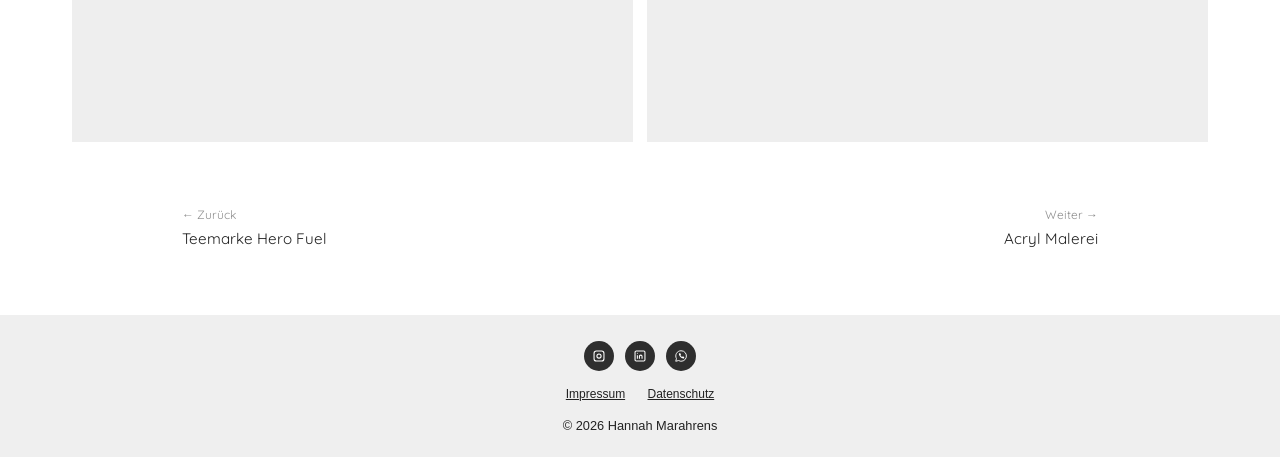
<file: projects/shape-of-my-heart.html>
<!DOCTYPE html>
<html lang="de">
<head>
<meta name="robots" content="noindex, nofollow">
<meta charset="UTF-8">
<meta name="viewport" content="width=device-width, initial-scale=1.0">
<title>Shape of my Heart – Hannah Marahrens</title>
<link rel="preconnect" href="https://fonts.googleapis.com">
<link rel="preconnect" href="https://fonts.gstatic.com" crossorigin>
<link href="https://fonts.googleapis.com/css2?family=Quicksand:wght@400;500;600;700&display=swap" rel="stylesheet">
<link rel="stylesheet" href="../style.css">
</head>
<body>

<header class="hero" id="start">
  <div class="wrap">
    <h1><a href="../index.html">Hannah Marahrens</a></h1>
    <nav class="main-nav">
      <a href="../index.html#about">Über mich</a>
      <a href="../index.html#portfolio">Portfolio</a>
      <a href="../index.html#contact">Kontakt</a>
    </nav>
  </div>
</header>

<section class="project-intro">
  <a class="back-link" href="../index.html#portfolio">← Zurück zum Portfolio</a>
  <h1>Shape of my Heart</h1>
  <p>[Kurze Projektbeschreibung: künstlerisches Konzept, Technik, Entstehungskontext.]</p>
</section>

<section class="project-gallery">
  <div class="pg-row cols-1">
    <div class="pg-placeholder">[Hauptmotiv groß<br>bilder/shape-of-my-heart-1.jpg]</div>
  </div>
  <div class="pg-row cols-2">
    <div class="pg-placeholder">[Detail 1<br>bilder/shape-of-my-heart-2.jpg]</div>
    <div class="pg-placeholder">[Detail 2<br>bilder/shape-of-my-heart-3.jpg]</div>
  </div>
</section>

<section class="project-nav">
  <a class="prev" href="hero-fuel.html">
    <span class="nav-label">← Zurück</span>
    Teemarke Hero Fuel
  </a>
  <a class="next" href="acryl.html">
    <span class="nav-label">Weiter →</span>
    Acryl Malerei
  </a>
</section>

<footer>
  <div class="wrap">
    <div class="footer-social">
      <a href="https://www.instagram.com/hannah_marahrens/" target="_blank" rel="noopener" aria-label="Instagram">
        <svg viewBox="0 0 24 24"><rect x="3.5" y="3.5" width="17" height="17" rx="4" fill="none" stroke="#ffffff" stroke-width="1.8"/><circle cx="12" cy="12" r="3.6" fill="none" stroke="#ffffff" stroke-width="1.8"/></svg>
      </a>
      <a href="https://www.linkedin.com/in/hannah-marahrens-787b59432/" target="_blank" rel="noopener" aria-label="LinkedIn">
        <svg viewBox="0 0 24 24"><rect x="3.5" y="3.5" width="17" height="17" rx="2" fill="none" stroke="#ffffff" stroke-width="1.8"/><line x1="7.5" y1="10.5" x2="7.5" y2="16.5" stroke="#ffffff" stroke-width="1.8"/><circle cx="7.5" cy="7.3" r="0.9" fill="#ffffff"/><path d="M11 16.5v-4c0-1.2 1-2 2.3-2 1.3 0 2.2.8 2.2 2v4" fill="none" stroke="#ffffff" stroke-width="1.8"/></svg>
      </a>
      <a href="&#104;&#116;&#116;&#112;&#115;&#58;&#47;&#47;&#119;&#97;&#46;&#109;&#101;&#47;&#52;&#57;&#49;&#53;&#55;&#51;&#50;&#48;&#52;&#55;&#52;&#54;&#52;" target="_blank" rel="noopener" aria-label="WhatsApp">
        <svg viewBox="0 0 24 24"><path d="M12 3a9 9 0 0 0-7.8 13.4L3 21l4.8-1.2A9 9 0 1 0 12 3z" fill="none" stroke="#ffffff" stroke-width="1.6"/><g transform="translate(7.3,6.3) scale(0.46)"><path d="M22 16.92v3a2 2 0 0 1-2.18 2 19.79 19.79 0 0 1-8.63-3.07 19.5 19.5 0 0 1-6-6 19.79 19.79 0 0 1-3.07-8.67A2 2 0 0 1 4.11 2h3a2 2 0 0 1 2 1.72c.127.96.361 1.903.7 2.81a2 2 0 0 1-.45 2.11L8.09 9.91a16 16 0 0 0 6 6l1.27-1.27a2 2 0 0 1 2.11-.45c.907.339 1.85.573 2.81.7A2 2 0 0 1 22 16.92z" fill="#ffffff" stroke="none"/></g></svg>
      </a>
    </div>
    <div class="footer-legal">
      <button onclick="openModal('impressumModal')">Impressum</button>
      <button onclick="openModal('datenschutzModal')">Datenschutz</button>
    </div>
    <p class="footer-copy">© 2026 Hannah Marahrens</p>
  </div>
</footer>

<div id="impressumModal" class="modal">
  <div class="modal-content">
    <button class="modal-close" onclick="closeModal('impressumModal')">&times;</button>
    <h2>Impressum</h2>
    <p><strong>Angaben gemäß § 5 DDG</strong></p>
    <p class="placeholder">[Vollständiger Vor- und Nachname]<br>[Straße und Hausnummer]<br>[Postleitzahl und Ort]</p>
    <h3>Kontakt</h3>
    <p class="placeholder">E-Mail: [deine-email@beispiel.de]<br>Telefon (optional): [Telefonnummer]</p>
    <h3>Umsatzsteuer</h3>
    <p class="placeholder">[Falls zutreffend: Umsatzsteuer-Identifikationsnummer gemäß § 27a UStG: DE XXXXXXXXX] – oder: Gemäß § 19 UStG wird keine Umsatzsteuer ausgewiesen (Kleinunternehmerregelung).</p>
    <h3>Verantwortlich für den Inhalt nach § 18 Abs. 2 MStV</h3>
    <p class="placeholder">[Vollständiger Vor- und Nachname]<br>[Straße und Hausnummer]<br>[Postleitzahl und Ort]</p>
    <h3>Haftung für Inhalte</h3>
    <p>Als Diensteanbieterin bin ich gemäß § 7 Abs. 1 DDG für eigene Inhalte auf diesen Seiten nach den allgemeinen Gesetzen verantwortlich. Gemäß §§ 8 bis 10 DDG bin ich als Diensteanbieterin jedoch nicht verpflichtet, übermittelte oder gespeicherte fremde Informationen zu überwachen.</p>
    <h3>Haftung für Links</h3>
    <p>Dieses Angebot enthält Links zu externen Webseiten Dritter (z. B. Instagram, LinkedIn), auf deren Inhalte ich keinen Einfluss habe. Für diese fremden Inhalte trägt stets der jeweilige Anbieter die Verantwortung.</p>
    <h3>Urheberrecht</h3>
    <p>Die durch mich erstellten Inhalte und Werke auf diesen Seiten (Texte, Fotos, Designs) unterliegen dem deutschen Urheberrecht. Eine Vervielfältigung, Bearbeitung oder Verbreitung außerhalb der Grenzen des Urheberrechts bedarf meiner schriftlichen Zustimmung.</p>
  </div>
</div>

<div id="datenschutzModal" class="modal">
  <div class="modal-content">
    <button class="modal-close" onclick="closeModal('datenschutzModal')">&times;</button>
    <h2>Datenschutzerklärung</h2>
    <h3>1. Datenschutz auf einen Blick</h3>
    <p>Die folgenden Hinweise geben einen einfachen Überblick darüber, was mit deinen personenbezogenen Daten passiert, wenn du diese Website besuchst.</p>
    <h3>2. Verantwortliche Stelle</h3>
    <p class="placeholder">[Vollständiger Vor- und Nachname]<br>[Straße und Hausnummer]<br>[Postleitzahl und Ort]<br>E-Mail: [deine-email@beispiel.de]</p>
    <h3>3. Hosting</h3>
    <p>Diese Website wird extern gehostet über den Dienst <strong>Wix.com Ltd.</strong> Weitere Informationen: <a href="https://de.wix.com/about/privacy" target="_blank" rel="noopener" style="text-decoration:underline;">wix.com/about/privacy</a>.</p>
    <h3>4. Deine Rechte</h3>
    <p>Du hast jederzeit das Recht auf unentgeltliche Auskunft über deine gespeicherten Daten sowie ein Recht auf Berichtigung oder Löschung. Wende dich dazu an die oben angegebene E-Mail-Adresse.</p>
  </div>
</div>

<a href="#start" class="scroll-top-btn" id="scrollTopBtn">&uarr;</a>

<script>
  function openModal(id) { document.getElementById(id).classList.add('active'); }
  function closeModal(id) { document.getElementById(id).classList.remove('active'); }
  window.onclick = function(e) {
    if (e.target.classList.contains('modal')) e.target.classList.remove('active');
  };
  const scrollTopBtn = document.getElementById('scrollTopBtn');
  window.addEventListener('scroll', () => {
    if (window.scrollY > 400) scrollTopBtn.classList.add('visible');
    else scrollTopBtn.classList.remove('visible');
  });
</script>

</body>
</html>
</file>
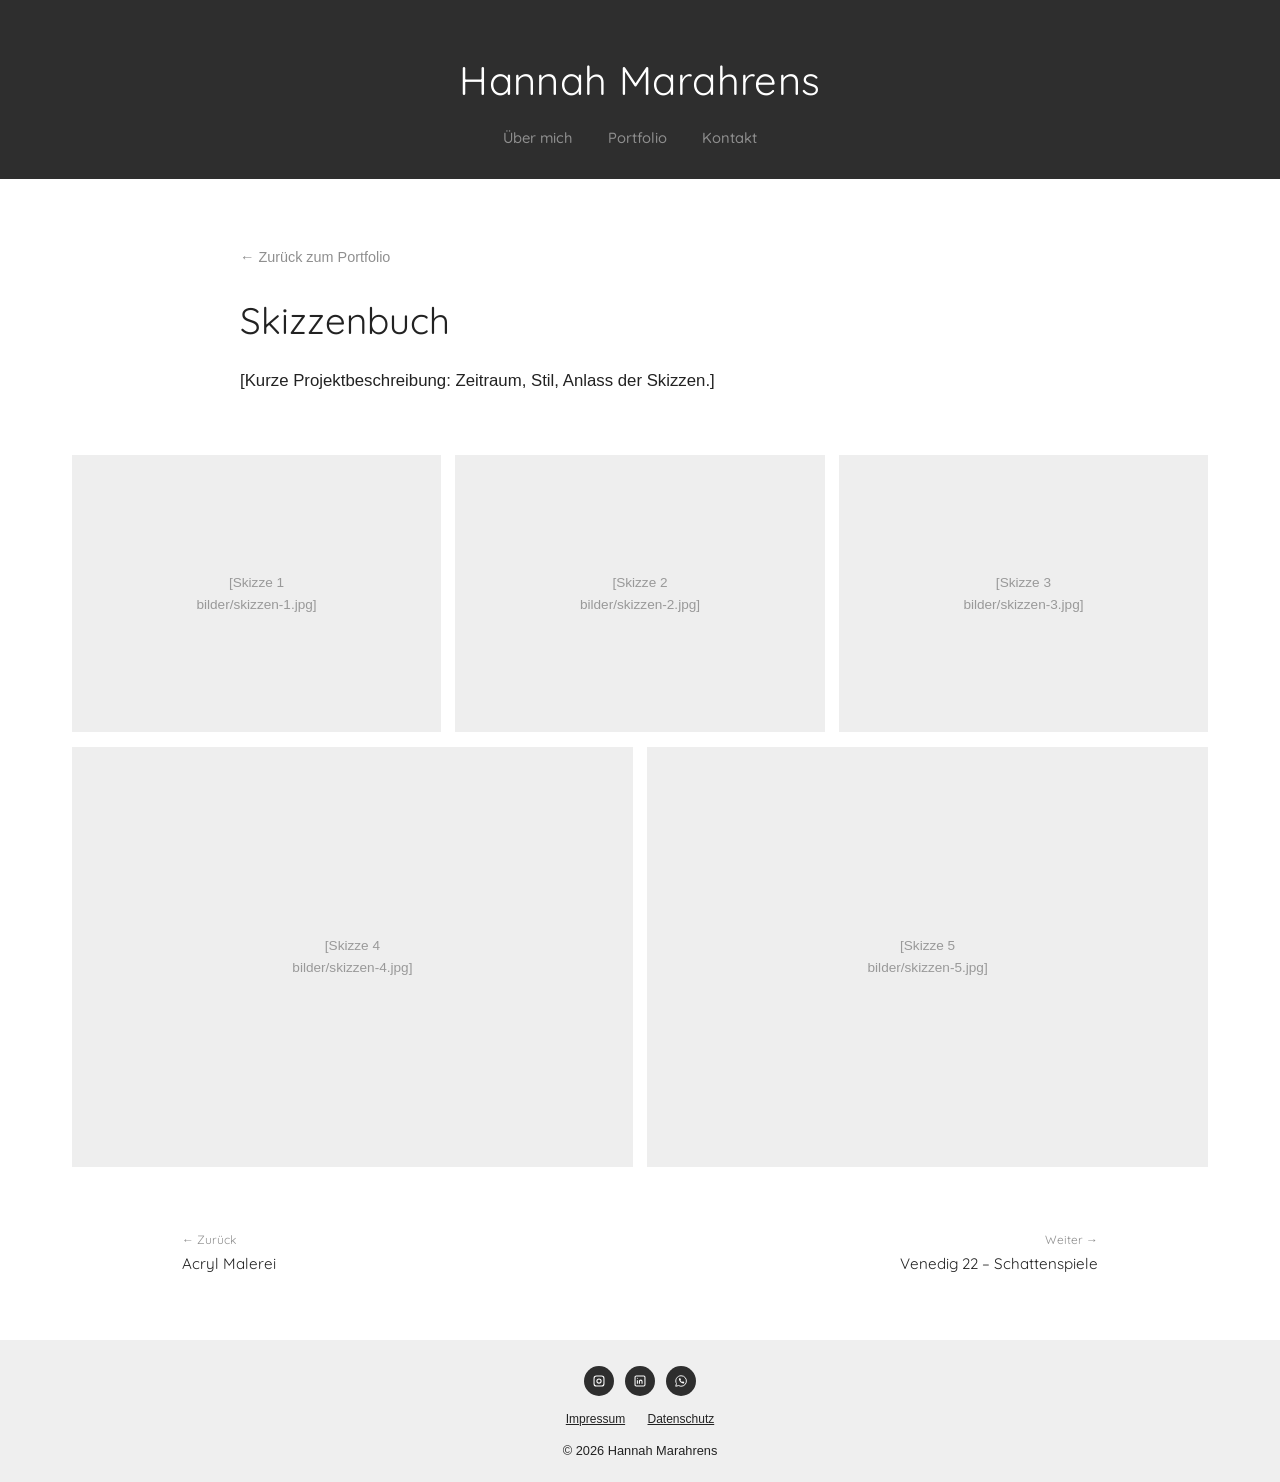
<file: projects/skizzen.html>
<!DOCTYPE html>
<html lang="de">
<head>
<meta name="robots" content="noindex, nofollow">
<meta charset="UTF-8">
<meta name="viewport" content="width=device-width, initial-scale=1.0">
<title>Skizzenbuch – Hannah Marahrens</title>
<link rel="preconnect" href="https://fonts.googleapis.com">
<link rel="preconnect" href="https://fonts.gstatic.com" crossorigin>
<link href="https://fonts.googleapis.com/css2?family=Quicksand:wght@400;500;600;700&display=swap" rel="stylesheet">
<link rel="stylesheet" href="../style.css">
</head>
<body>

<header class="hero" id="start">
  <div class="wrap">
    <h1><a href="../index.html">Hannah Marahrens</a></h1>
    <nav class="main-nav">
      <a href="../index.html#about">Über mich</a>
      <a href="../index.html#portfolio">Portfolio</a>
      <a href="../index.html#contact">Kontakt</a>
    </nav>
  </div>
</header>

<section class="project-intro">
  <a class="back-link" href="../index.html#portfolio">← Zurück zum Portfolio</a>
  <h1>Skizzenbuch</h1>
  <p>[Kurze Projektbeschreibung: Zeitraum, Stil, Anlass der Skizzen.]</p>
</section>

<section class="project-gallery">
  <div class="pg-row cols-3">
    <div class="pg-placeholder">[Skizze 1<br>bilder/skizzen-1.jpg]</div>
    <div class="pg-placeholder">[Skizze 2<br>bilder/skizzen-2.jpg]</div>
    <div class="pg-placeholder">[Skizze 3<br>bilder/skizzen-3.jpg]</div>
  </div>
  <div class="pg-row cols-2">
    <div class="pg-placeholder">[Skizze 4<br>bilder/skizzen-4.jpg]</div>
    <div class="pg-placeholder">[Skizze 5<br>bilder/skizzen-5.jpg]</div>
  </div>
</section>

<section class="project-nav">
  <a class="prev" href="acryl.html">
    <span class="nav-label">← Zurück</span>
    Acryl Malerei
  </a>
  <a class="next" href="venedig.html">
    <span class="nav-label">Weiter →</span>
    Venedig 22 – Schattenspiele
  </a>
</section>

<footer>
  <div class="wrap">
    <div class="footer-social">
      <a href="https://www.instagram.com/hannah_marahrens/" target="_blank" rel="noopener" aria-label="Instagram">
        <svg viewBox="0 0 24 24"><rect x="3.5" y="3.5" width="17" height="17" rx="4" fill="none" stroke="#ffffff" stroke-width="1.8"/><circle cx="12" cy="12" r="3.6" fill="none" stroke="#ffffff" stroke-width="1.8"/></svg>
      </a>
      <a href="https://www.linkedin.com/in/hannah-marahrens-787b59432/" target="_blank" rel="noopener" aria-label="LinkedIn">
        <svg viewBox="0 0 24 24"><rect x="3.5" y="3.5" width="17" height="17" rx="2" fill="none" stroke="#ffffff" stroke-width="1.8"/><line x1="7.5" y1="10.5" x2="7.5" y2="16.5" stroke="#ffffff" stroke-width="1.8"/><circle cx="7.5" cy="7.3" r="0.9" fill="#ffffff"/><path d="M11 16.5v-4c0-1.2 1-2 2.3-2 1.3 0 2.2.8 2.2 2v4" fill="none" stroke="#ffffff" stroke-width="1.8"/></svg>
      </a>
      <a href="&#104;&#116;&#116;&#112;&#115;&#58;&#47;&#47;&#119;&#97;&#46;&#109;&#101;&#47;&#52;&#57;&#49;&#53;&#55;&#51;&#50;&#48;&#52;&#55;&#52;&#54;&#52;" target="_blank" rel="noopener" aria-label="WhatsApp">
        <svg viewBox="0 0 24 24"><path d="M12 3a9 9 0 0 0-7.8 13.4L3 21l4.8-1.2A9 9 0 1 0 12 3z" fill="none" stroke="#ffffff" stroke-width="1.6"/><g transform="translate(7.3,6.3) scale(0.46)"><path d="M22 16.92v3a2 2 0 0 1-2.18 2 19.79 19.79 0 0 1-8.63-3.07 19.5 19.5 0 0 1-6-6 19.79 19.79 0 0 1-3.07-8.67A2 2 0 0 1 4.11 2h3a2 2 0 0 1 2 1.72c.127.96.361 1.903.7 2.81a2 2 0 0 1-.45 2.11L8.09 9.91a16 16 0 0 0 6 6l1.27-1.27a2 2 0 0 1 2.11-.45c.907.339 1.85.573 2.81.7A2 2 0 0 1 22 16.92z" fill="#ffffff" stroke="none"/></g></svg>
      </a>
    </div>
    <div class="footer-legal">
      <button onclick="openModal('impressumModal')">Impressum</button>
      <button onclick="openModal('datenschutzModal')">Datenschutz</button>
    </div>
    <p class="footer-copy">© 2026 Hannah Marahrens</p>
  </div>
</footer>

<div id="impressumModal" class="modal">
  <div class="modal-content">
    <button class="modal-close" onclick="closeModal('impressumModal')">&times;</button>
    <h2>Impressum</h2>
    <p><strong>Angaben gemäß § 5 DDG</strong></p>
    <p class="placeholder">[Vollständiger Vor- und Nachname]<br>[Straße und Hausnummer]<br>[Postleitzahl und Ort]</p>
    <h3>Kontakt</h3>
    <p class="placeholder">E-Mail: [deine-email@beispiel.de]<br>Telefon (optional): [Telefonnummer]</p>
    <h3>Umsatzsteuer</h3>
    <p class="placeholder">[Falls zutreffend: Umsatzsteuer-Identifikationsnummer gemäß § 27a UStG: DE XXXXXXXXX] – oder: Gemäß § 19 UStG wird keine Umsatzsteuer ausgewiesen (Kleinunternehmerregelung).</p>
    <h3>Verantwortlich für den Inhalt nach § 18 Abs. 2 MStV</h3>
    <p class="placeholder">[Vollständiger Vor- und Nachname]<br>[Straße und Hausnummer]<br>[Postleitzahl und Ort]</p>
    <h3>Haftung für Inhalte</h3>
    <p>Als Diensteanbieterin bin ich gemäß § 7 Abs. 1 DDG für eigene Inhalte auf diesen Seiten nach den allgemeinen Gesetzen verantwortlich. Gemäß §§ 8 bis 10 DDG bin ich als Diensteanbieterin jedoch nicht verpflichtet, übermittelte oder gespeicherte fremde Informationen zu überwachen.</p>
    <h3>Haftung für Links</h3>
    <p>Dieses Angebot enthält Links zu externen Webseiten Dritter (z. B. Instagram, LinkedIn), auf deren Inhalte ich keinen Einfluss habe. Für diese fremden Inhalte trägt stets der jeweilige Anbieter die Verantwortung.</p>
    <h3>Urheberrecht</h3>
    <p>Die durch mich erstellten Inhalte und Werke auf diesen Seiten (Texte, Fotos, Designs) unterliegen dem deutschen Urheberrecht. Eine Vervielfältigung, Bearbeitung oder Verbreitung außerhalb der Grenzen des Urheberrechts bedarf meiner schriftlichen Zustimmung.</p>
  </div>
</div>

<div id="datenschutzModal" class="modal">
  <div class="modal-content">
    <button class="modal-close" onclick="closeModal('datenschutzModal')">&times;</button>
    <h2>Datenschutzerklärung</h2>
    <h3>1. Datenschutz auf einen Blick</h3>
    <p>Die folgenden Hinweise geben einen einfachen Überblick darüber, was mit deinen personenbezogenen Daten passiert, wenn du diese Website besuchst.</p>
    <h3>2. Verantwortliche Stelle</h3>
    <p class="placeholder">[Vollständiger Vor- und Nachname]<br>[Straße und Hausnummer]<br>[Postleitzahl und Ort]<br>E-Mail: [deine-email@beispiel.de]</p>
    <h3>3. Hosting</h3>
    <p>Diese Website wird extern gehostet über den Dienst <strong>Wix.com Ltd.</strong> Weitere Informationen: <a href="https://de.wix.com/about/privacy" target="_blank" rel="noopener" style="text-decoration:underline;">wix.com/about/privacy</a>.</p>
    <h3>4. Deine Rechte</h3>
    <p>Du hast jederzeit das Recht auf unentgeltliche Auskunft über deine gespeicherten Daten sowie ein Recht auf Berichtigung oder Löschung. Wende dich dazu an die oben angegebene E-Mail-Adresse.</p>
  </div>
</div>

<a href="#start" class="scroll-top-btn" id="scrollTopBtn">&uarr;</a>

<script>
  function openModal(id) { document.getElementById(id).classList.add('active'); }
  function closeModal(id) { document.getElementById(id).classList.remove('active'); }
  window.onclick = function(e) {
    if (e.target.classList.contains('modal')) e.target.classList.remove('active');
  };
  const scrollTopBtn = document.getElementById('scrollTopBtn');
  window.addEventListener('scroll', () => {
    if (window.scrollY > 400) scrollTopBtn.classList.add('visible');
    else scrollTopBtn.classList.remove('visible');
  });
</script>

</body>
</html>
</file>
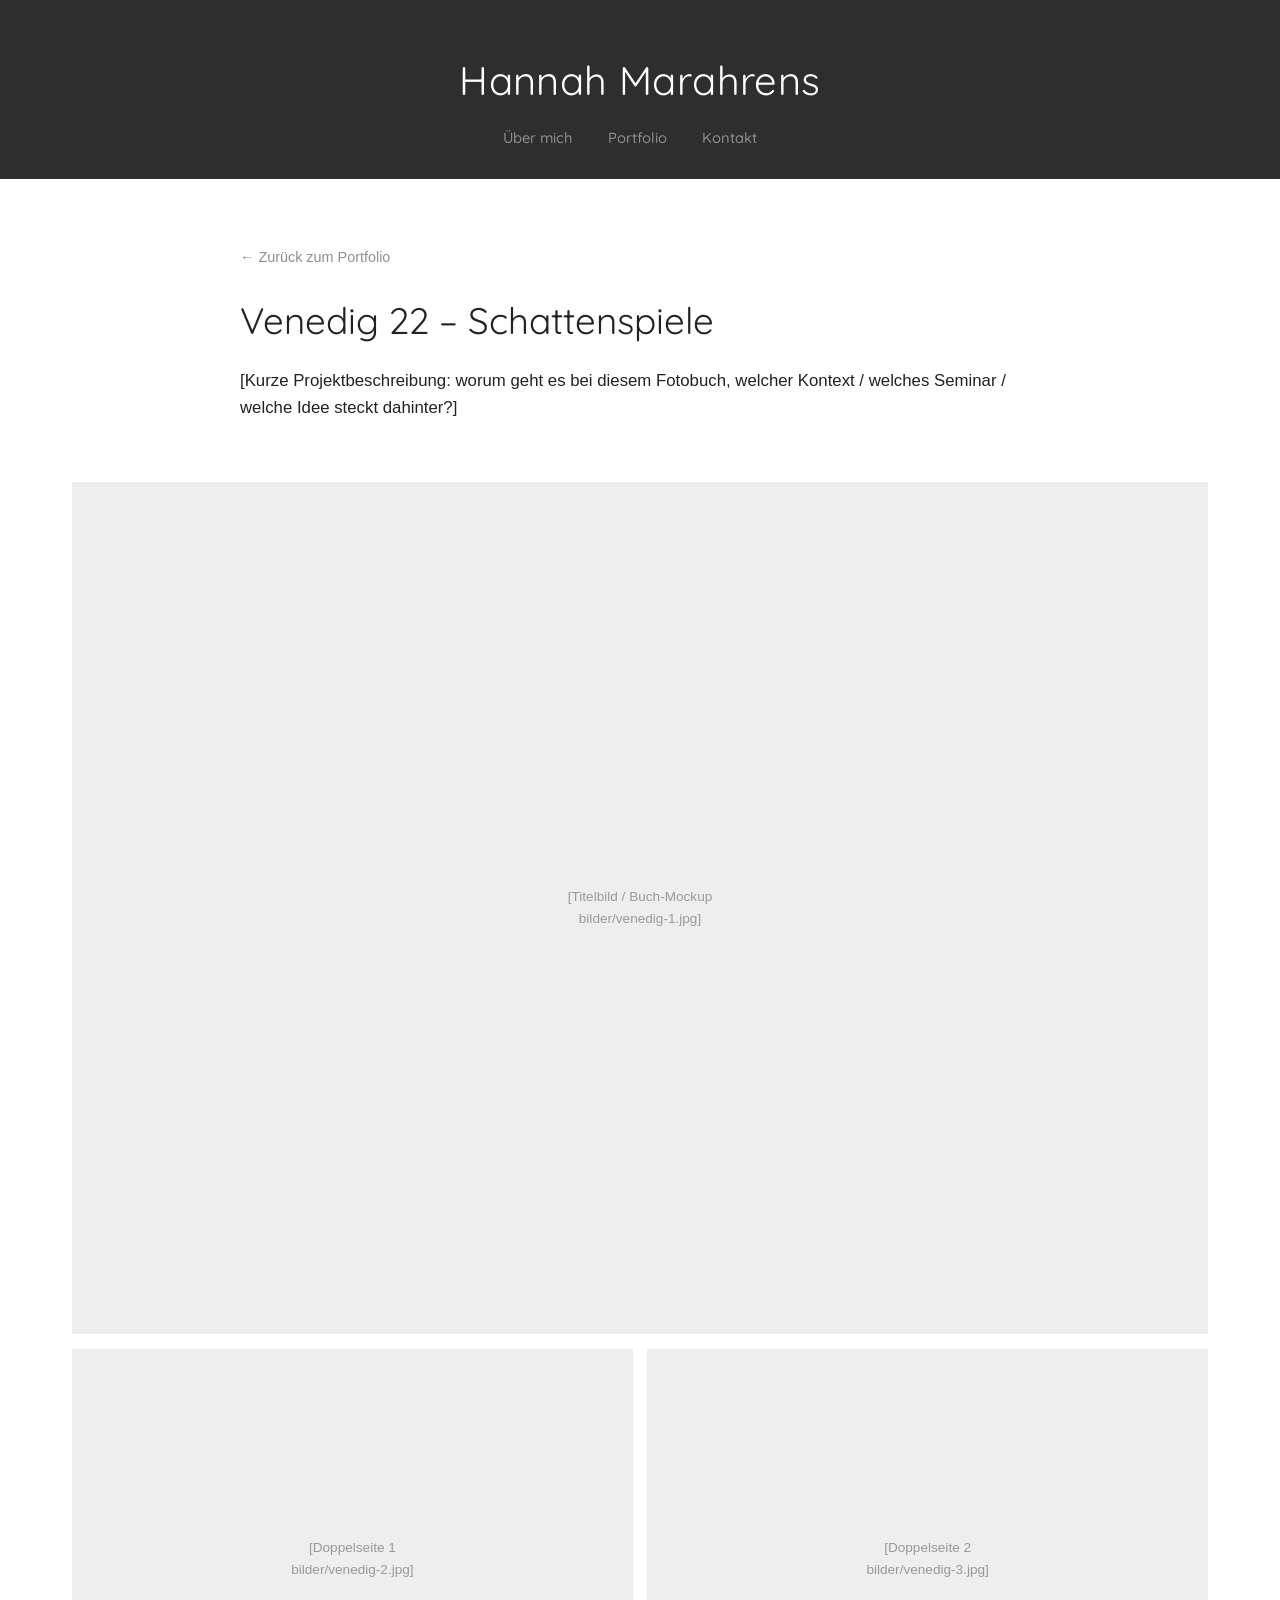
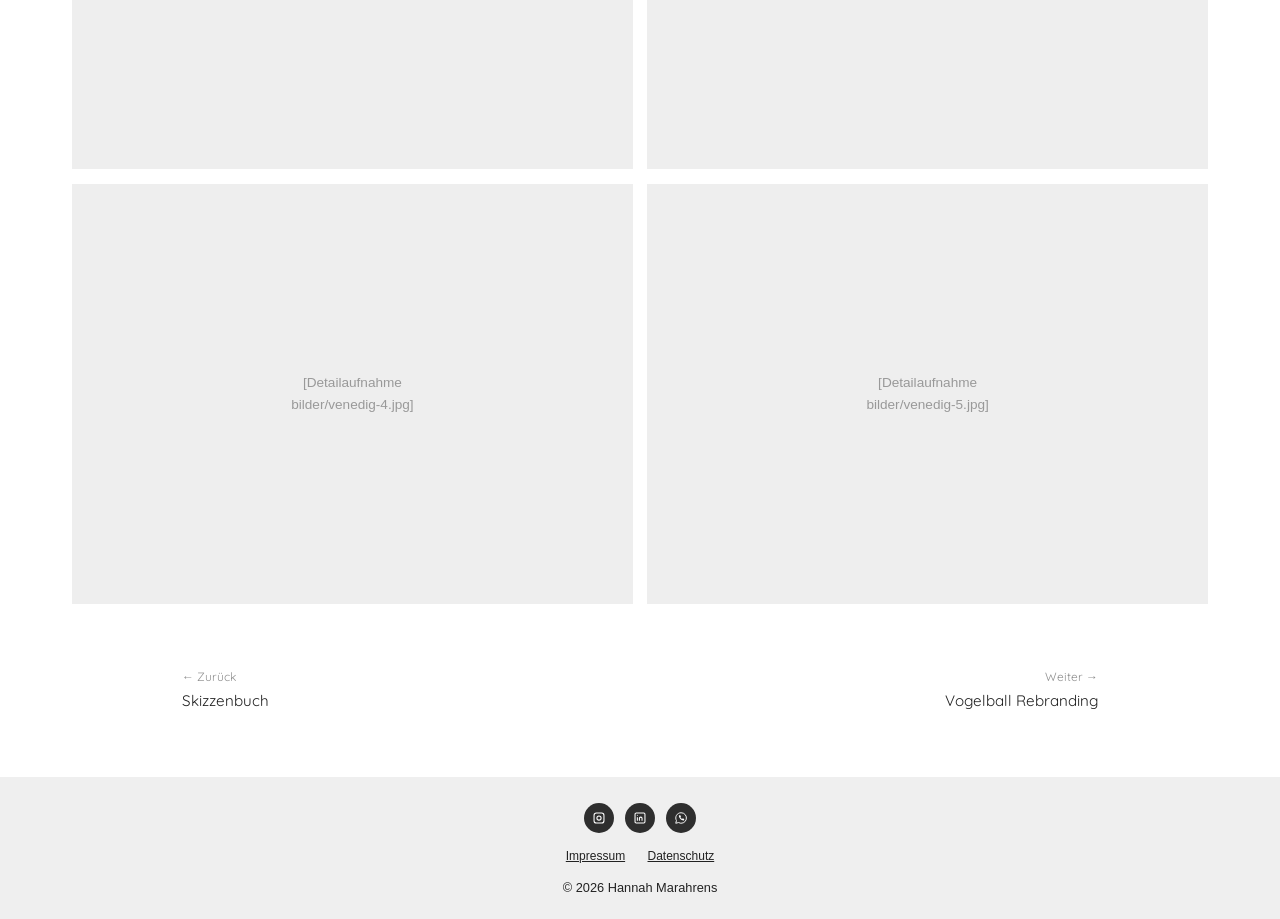
<file: projects/venedig.html>
<!DOCTYPE html>
<html lang="de">
<head>
<meta name="robots" content="noindex, nofollow">
<meta charset="UTF-8">
<meta name="viewport" content="width=device-width, initial-scale=1.0">
<title>Venedig 22 – Schattenspiele – Hannah Marahrens</title>
<link rel="preconnect" href="https://fonts.googleapis.com">
<link rel="preconnect" href="https://fonts.gstatic.com" crossorigin>
<link href="https://fonts.googleapis.com/css2?family=Quicksand:wght@400;500;600;700&display=swap" rel="stylesheet">
<link rel="stylesheet" href="../style.css">
</head>
<body>

<header class="hero" id="start">
  <div class="wrap">
    <h1><a href="../index.html">Hannah Marahrens</a></h1>
    <nav class="main-nav">
      <a href="../index.html#about">Über mich</a>
      <a href="../index.html#portfolio">Portfolio</a>
      <a href="../index.html#contact">Kontakt</a>
    </nav>
  </div>
</header>

<section class="project-intro">
  <a class="back-link" href="../index.html#portfolio">← Zurück zum Portfolio</a>
  <h1>Venedig 22 – Schattenspiele</h1>
  <p>[Kurze Projektbeschreibung: worum geht es bei diesem Fotobuch, welcher Kontext / welches Seminar / welche Idee steckt dahinter?]</p>
</section>

<section class="project-gallery">
  <div class="pg-row cols-1">
    <div class="pg-placeholder">[Titelbild / Buch-Mockup<br>bilder/venedig-1.jpg]</div>
  </div>
  <div class="pg-row cols-2">
    <div class="pg-placeholder">[Doppelseite 1<br>bilder/venedig-2.jpg]</div>
    <div class="pg-placeholder">[Doppelseite 2<br>bilder/venedig-3.jpg]</div>
  </div>
  <div class="pg-row cols-2">
    <div class="pg-placeholder">[Detailaufnahme<br>bilder/venedig-4.jpg]</div>
    <div class="pg-placeholder">[Detailaufnahme<br>bilder/venedig-5.jpg]</div>
  </div>
</section>

<section class="project-nav">
  <a class="prev" href="skizzen.html">
    <span class="nav-label">← Zurück</span>
    Skizzenbuch
  </a>
  <a class="next" href="vogelball.html">
    <span class="nav-label">Weiter →</span>
    Vogelball Rebranding
  </a>
</section>

<footer>
  <div class="wrap">
    <div class="footer-social">
      <a href="https://www.instagram.com/hannah_marahrens/" target="_blank" rel="noopener" aria-label="Instagram">
        <svg viewBox="0 0 24 24"><rect x="3.5" y="3.5" width="17" height="17" rx="4" fill="none" stroke="#ffffff" stroke-width="1.8"/><circle cx="12" cy="12" r="3.6" fill="none" stroke="#ffffff" stroke-width="1.8"/></svg>
      </a>
      <a href="https://www.linkedin.com/in/hannah-marahrens-787b59432/" target="_blank" rel="noopener" aria-label="LinkedIn">
        <svg viewBox="0 0 24 24"><rect x="3.5" y="3.5" width="17" height="17" rx="2" fill="none" stroke="#ffffff" stroke-width="1.8"/><line x1="7.5" y1="10.5" x2="7.5" y2="16.5" stroke="#ffffff" stroke-width="1.8"/><circle cx="7.5" cy="7.3" r="0.9" fill="#ffffff"/><path d="M11 16.5v-4c0-1.2 1-2 2.3-2 1.3 0 2.2.8 2.2 2v4" fill="none" stroke="#ffffff" stroke-width="1.8"/></svg>
      </a>
      <a href="&#104;&#116;&#116;&#112;&#115;&#58;&#47;&#47;&#119;&#97;&#46;&#109;&#101;&#47;&#52;&#57;&#49;&#53;&#55;&#51;&#50;&#48;&#52;&#55;&#52;&#54;&#52;" target="_blank" rel="noopener" aria-label="WhatsApp">
        <svg viewBox="0 0 24 24"><path d="M12 3a9 9 0 0 0-7.8 13.4L3 21l4.8-1.2A9 9 0 1 0 12 3z" fill="none" stroke="#ffffff" stroke-width="1.6"/><g transform="translate(7.3,6.3) scale(0.46)"><path d="M22 16.92v3a2 2 0 0 1-2.18 2 19.79 19.79 0 0 1-8.63-3.07 19.5 19.5 0 0 1-6-6 19.79 19.79 0 0 1-3.07-8.67A2 2 0 0 1 4.11 2h3a2 2 0 0 1 2 1.72c.127.96.361 1.903.7 2.81a2 2 0 0 1-.45 2.11L8.09 9.91a16 16 0 0 0 6 6l1.27-1.27a2 2 0 0 1 2.11-.45c.907.339 1.85.573 2.81.7A2 2 0 0 1 22 16.92z" fill="#ffffff" stroke="none"/></g></svg>
      </a>
    </div>
    <div class="footer-legal">
      <button onclick="openModal('impressumModal')">Impressum</button>
      <button onclick="openModal('datenschutzModal')">Datenschutz</button>
    </div>
    <p class="footer-copy">© 2026 Hannah Marahrens</p>
  </div>
</footer>

<div id="impressumModal" class="modal">
  <div class="modal-content">
    <button class="modal-close" onclick="closeModal('impressumModal')">&times;</button>
    <h2>Impressum</h2>
    <p><strong>Angaben gemäß § 5 DDG</strong></p>
    <p class="placeholder">[Vollständiger Vor- und Nachname]<br>[Straße und Hausnummer]<br>[Postleitzahl und Ort]</p>
    <h3>Kontakt</h3>
    <p class="placeholder">E-Mail: [deine-email@beispiel.de]<br>Telefon (optional): [Telefonnummer]</p>
    <h3>Umsatzsteuer</h3>
    <p class="placeholder">[Falls zutreffend: Umsatzsteuer-Identifikationsnummer gemäß § 27a UStG: DE XXXXXXXXX] – oder: Gemäß § 19 UStG wird keine Umsatzsteuer ausgewiesen (Kleinunternehmerregelung).</p>
    <h3>Verantwortlich für den Inhalt nach § 18 Abs. 2 MStV</h3>
    <p class="placeholder">[Vollständiger Vor- und Nachname]<br>[Straße und Hausnummer]<br>[Postleitzahl und Ort]</p>
    <h3>Haftung für Inhalte</h3>
    <p>Als Diensteanbieterin bin ich gemäß § 7 Abs. 1 DDG für eigene Inhalte auf diesen Seiten nach den allgemeinen Gesetzen verantwortlich. Gemäß §§ 8 bis 10 DDG bin ich als Diensteanbieterin jedoch nicht verpflichtet, übermittelte oder gespeicherte fremde Informationen zu überwachen.</p>
    <h3>Haftung für Links</h3>
    <p>Dieses Angebot enthält Links zu externen Webseiten Dritter (z. B. Instagram, LinkedIn), auf deren Inhalte ich keinen Einfluss habe. Für diese fremden Inhalte trägt stets der jeweilige Anbieter die Verantwortung.</p>
    <h3>Urheberrecht</h3>
    <p>Die durch mich erstellten Inhalte und Werke auf diesen Seiten (Texte, Fotos, Designs) unterliegen dem deutschen Urheberrecht. Eine Vervielfältigung, Bearbeitung oder Verbreitung außerhalb der Grenzen des Urheberrechts bedarf meiner schriftlichen Zustimmung.</p>
  </div>
</div>

<div id="datenschutzModal" class="modal">
  <div class="modal-content">
    <button class="modal-close" onclick="closeModal('datenschutzModal')">&times;</button>
    <h2>Datenschutzerklärung</h2>
    <h3>1. Datenschutz auf einen Blick</h3>
    <p>Die folgenden Hinweise geben einen einfachen Überblick darüber, was mit deinen personenbezogenen Daten passiert, wenn du diese Website besuchst.</p>
    <h3>2. Verantwortliche Stelle</h3>
    <p class="placeholder">[Vollständiger Vor- und Nachname]<br>[Straße und Hausnummer]<br>[Postleitzahl und Ort]<br>E-Mail: [deine-email@beispiel.de]</p>
    <h3>3. Hosting</h3>
    <p>Diese Website wird extern gehostet über den Dienst <strong>Wix.com Ltd.</strong> Weitere Informationen: <a href="https://de.wix.com/about/privacy" target="_blank" rel="noopener" style="text-decoration:underline;">wix.com/about/privacy</a>.</p>
    <h3>4. Deine Rechte</h3>
    <p>Du hast jederzeit das Recht auf unentgeltliche Auskunft über deine gespeicherten Daten sowie ein Recht auf Berichtigung oder Löschung. Wende dich dazu an die oben angegebene E-Mail-Adresse.</p>
  </div>
</div>

<a href="#start" class="scroll-top-btn" id="scrollTopBtn">&uarr;</a>

<script>
  function openModal(id) { document.getElementById(id).classList.add('active'); }
  function closeModal(id) { document.getElementById(id).classList.remove('active'); }
  window.onclick = function(e) {
    if (e.target.classList.contains('modal')) e.target.classList.remove('active');
  };
  const scrollTopBtn = document.getElementById('scrollTopBtn');
  window.addEventListener('scroll', () => {
    if (window.scrollY > 400) scrollTopBtn.classList.add('visible');
    else scrollTopBtn.classList.remove('visible');
  });
</script>

</body>
</html>
</file>
<file: style.css>
:root {
  --dark: #2e2e2e;
  --ink: #222222;
  --muted: #8f8f8f;
  --pink: #FBE5E5;
  --footer-gray: #efefef;
  --tile-venedig: #d6d6d6;
  --tile-vogelball: #2b2b2b;
  --tile-herofuel: #8478b0;
  --tile-shape: #33443a;
  --tile-acryl: #e6e6e6;
  --tile-skizzen: #f2f2f2;
  --content-max: 1040px;
}
* { box-sizing: border-box; }
html { scroll-behavior: smooth; }
body {
  margin: 0;
  font-family: -apple-system, "Helvetica Neue", Arial, sans-serif;
  color: var(--ink);
  background: #ffffff;
  line-height: 1.6;
  font-size: 17px;
}
a { color: inherit; text-decoration: none; }
ul { list-style: none; margin: 0; padding: 0; }
img { display: block; max-width: 100%; }
h1, h2, h3 {
  font-family: "Quicksand", -apple-system, sans-serif;
  font-weight: 400;
  margin: 0;
}

.wrap {
  max-width: 1200px;
  margin: 0 auto;
  padding: 0 2rem;
}

/* ---------- HEADER / HERO ---------- */
header.hero {
  background: var(--dark);
  padding: 3rem 0 1.5rem;
  text-align: center;
}
header.hero h1 {
  color: #ffffff;
  font-size: clamp(1.8rem, 3.4vw, 2.5rem);
  font-weight: 400;
  letter-spacing: 0.01em;
  margin-bottom: 0.9rem;
}
header.hero h1 a { color: #ffffff; }
nav.main-nav {
  display: flex;
  justify-content: center;
  gap: 2.2rem;
  transform: translateX(-10px);
}
nav.main-nav a {
  font-family: "Quicksand", sans-serif;
  font-size: 0.92rem;
  color: var(--muted);
  font-weight: 500;
  padding-bottom: 0.3rem;
  transition: color 0.2s ease;
}
nav.main-nav a:hover { color: #ffffff; }
nav.main-nav a.active { color: #ffffff; font-weight: 600; }

/* ---------- PORTFOLIO GRID ---------- */
.portfolio-section { padding: 6.5rem 0 2.5rem; }
.portfolio-grid {
  display: grid;
  grid-template-columns: 1fr 1fr;
  gap: 0.9rem;
  max-width: var(--content-max);
  margin: 0 auto;
}
.tile {
  position: relative;
  aspect-ratio: 16 / 11;
  overflow: hidden;
  display: flex;
  align-items: center;
  justify-content: center;
}
.tile img { width: 100%; height: 100%; object-fit: cover; }
.tile-venedig { background: var(--tile-venedig); }
.tile-herofuel { background: var(--tile-herofuel); }
.tile-shape { background: var(--tile-shape); }
.tile-acryl { background: var(--tile-acryl); }
.tile-skizzen { background: var(--tile-skizzen); }

.tile-vogelball { background: var(--tile-vogelball); }

.tile-overlay {
  position: absolute;
  inset: 0;
  background: rgba(0,0,0,0);
  display: flex;
  align-items: center;
  justify-content: center;
  transition: background 0.35s ease;
  pointer-events: none;
}
.tile-overlay span {
  font-family: "Quicksand", sans-serif;
  color: #ffffff;
  font-size: 1.4rem;
  font-weight: 500;
  opacity: 0;
  transform: translateY(6px);
  transition: opacity 0.35s ease, transform 0.35s ease;
  text-align: center;
  padding: 0 1rem;
}
.tile:hover .tile-overlay { background: rgba(0,0,0,0.55); }
.tile:hover .tile-overlay span { opacity: 1; transform: translateY(0); }

/* ---------- ABOUT ---------- */
.about-section { padding: 5.5rem 0 3rem; }
.about-split {
  display: flex;
  align-items: center;
  gap: 1.4rem;
  max-width: var(--content-max);
  margin: 0 auto;
  padding-bottom: 3rem;
}
.about-text { flex: 1 1 auto; }
.about-text h2 {
  font-size: 2.3rem;
  margin-bottom: 1.4rem;
}
.about-text p {
  font-size: 1.05rem;
  color: var(--ink);
  max-width: 480px;
  margin: 0 0 1.3rem;
}
.about-photo {
  flex: 0 0 300px;
  width: 300px;
  aspect-ratio: 15 / 27.5;
  overflow: hidden;
  background: transparent;
}
.about-photo img { width: 100%; height: 100%; object-fit: contain; }

/* ---------- SKILL BADGES ---------- */
.badges {
  display: flex;
  justify-content: center;
  gap: 1.8rem;
  padding: 3.5rem 0 3.5rem;
  flex-wrap: wrap;
}
.badge {
  width: 240px;
  height: 240px;
  border-radius: 50%;
  background: var(--dark);
  color: #ffffff;
  display: flex;
  flex-direction: column;
  align-items: center;
  justify-content: center;
  text-align: center;
  padding: 1.2rem;
}
.badge svg { width: 32px; height: 32px; margin-bottom: 0.7rem; }
.badge h3 {
  font-family: "Quicksand", sans-serif;
  font-size: 0.98rem;
  font-weight: 600;
  margin-bottom: 0.4rem;
}
.badge p {
  font-size: 0.85rem;
  color: #dcdcdc;
  margin: 0;
  white-space: nowrap;
}

/* ---------- CONTACT BAR ---------- */
.contact-bar {
  background: var(--pink);
  display: grid;
  grid-template-columns: repeat(4, 1fr);
}
.contact-col {
  display: flex;
  flex-direction: column;
  align-items: center;
  justify-content: center;
  gap: 0.6rem;
  text-align: center;
  padding: 2.2rem 1rem;
  border-right: 1px solid rgba(0,0,0,0.15);
}
.contact-col:last-child { border-right: none; }
.contact-col svg { display: block; width: 26px; height: 26px; }
.contact-col span { font-size: 1.02rem; line-height: 1; }

/* ---------- FOOTER ---------- */
footer {
  background: var(--footer-gray);
  padding: 1.6rem 0 1.3rem;
  text-align: center;
}
.footer-social {
  display: flex;
  justify-content: center;
  gap: 0.7rem;
  margin-bottom: 0.9rem;
}
.footer-social a {
  width: 30px;
  height: 30px;
  background: var(--dark);
  border-radius: 50%;
  display: flex;
  align-items: center;
  justify-content: center;
}
.footer-social svg { width: 14px; height: 14px; fill: #ffffff; }
.footer-legal {
  display: flex;
  justify-content: center;
  gap: 1.4rem;
  margin-bottom: 0.7rem;
  font-size: 0.75rem;
}
.footer-legal button {
  background: none;
  border: none;
  font: inherit;
  color: var(--ink);
  text-decoration: underline;
  cursor: pointer;
  padding: 0;
}
.footer-copy {
  font-size: 0.8rem;
  color: var(--ink);
  margin: 0;
}

/* ---------- SCROLL TO TOP ---------- */
.scroll-top-btn {
  position: fixed;
  bottom: 2rem;
  right: 2rem;
  width: 50px;
  height: 50px;
  background: rgba(245, 216, 218, 0.55);
  backdrop-filter: blur(3px);
  border-radius: 50%;
  display: flex;
  align-items: center;
  justify-content: center;
  color: var(--dark);
  font-size: 22px;
  text-decoration: none;
  z-index: 999;
  opacity: 0;
  pointer-events: none;
  transition: opacity 0.3s ease;
}
.scroll-top-btn.visible { opacity: 0.85; pointer-events: auto; }

/* ---------- MODALS ---------- */
.modal {
  display: none;
  position: fixed;
  inset: 0;
  background: rgba(0,0,0,0.5);
  z-index: 2000;
  align-items: center;
  justify-content: center;
  padding: 2rem;
}
.modal.active { display: flex; }
.modal-content {
  background: #ffffff;
  padding: 2.6rem;
  max-width: 640px;
  width: 100%;
  max-height: 82vh;
  overflow-y: auto;
  position: relative;
}
.modal-content h2 { font-size: 1.4rem; margin-bottom: 1rem; }
.modal-content h3 { font-size: 1.05rem; margin: 1.3rem 0 0.5rem; font-family: -apple-system, Arial, sans-serif; font-weight: 700; }
.modal-content p { color: #444; font-size: 0.92rem; margin: 0 0 0.9rem; }
.modal-content .placeholder { color: #b5623f; }
.modal-close {
  position: absolute;
  top: 1.2rem;
  right: 1.4rem;
  font-size: 1.4rem;
  background: none;
  border: none;
  cursor: pointer;
  color: var(--ink);
}

/* ---------- PROJEKT-UNTERSEITEN ---------- */
.project-intro { padding: 4rem 0 2.5rem; max-width: 800px; margin: 0 auto; }
.project-intro .back-link { display: inline-block; margin-bottom: 1.4rem; font-size: 0.9rem; color: var(--muted); }
.project-intro .back-link:hover { color: var(--ink); }
.project-intro h1 { font-size: 2.3rem; margin-bottom: 1.1rem; }
.project-intro p { font-size: 1.05rem; color: var(--ink); margin: 0 0 1.3rem; }
.project-gallery { max-width: 1200px; margin: 0 auto; padding: 0 2rem 3rem; }
.project-gallery img { width: 100%; object-fit: cover; }
.pg-row { display: grid; gap: 0.9rem; margin-bottom: 0.9rem; }
.pg-row.cols-1 { grid-template-columns: 1fr; }
.pg-row.cols-2 { grid-template-columns: 1fr 1fr; }
.pg-row.cols-3 { grid-template-columns: repeat(3, 1fr); }
.pg-dark { background: var(--tile-vogelball); padding: 2rem; }
.pg-dark img { height: 100%; }
.pg-placeholder { background: #eee; aspect-ratio: 4/3; display: flex; align-items: center; justify-content: center; color: #999; font-size: 0.85rem; text-align: center; padding: 1rem; }

.project-nav {
  display: flex;
  justify-content: space-between;
  align-items: center;
  max-width: 980px;
  margin: 0 auto;
  padding: 0 2rem 4rem;
  gap: 1rem;
}
.project-nav a {
  font-family: "Quicksand", sans-serif;
  font-size: 0.95rem;
  color: var(--ink);
  display: flex;
  flex-direction: column;
  max-width: 45%;
}
.project-nav a.next { text-align: right; align-items: flex-end; }
.project-nav .nav-label { font-size: 0.75rem; color: var(--muted); margin-bottom: 0.2rem; }
.project-nav a:hover .nav-label { color: var(--ink); }

/* ---------- MOBILE ---------- */
@media (max-width: 760px) {
  header.hero { padding: 3rem 0 2rem; }
  nav.main-nav { gap: 1.6rem; transform: none; }
  nav.main-nav a { font-size: 1rem; }
  .about-split { flex-direction: column; gap: 1.5rem; padding-bottom: 2rem; }
  .about-photo { flex: 0 0 auto; width: 240px; margin: 0 auto; }
  .about-section { padding: 2.5rem 0 1rem; }
  .badges { gap: 1.2rem; padding: 2.5rem 0; }
  .badge { width: 190px; height: 190px; padding: 1rem; }
  .badge p { font-size: 0.68rem; }
  .contact-bar { grid-template-columns: 1fr 1fr; }
  .contact-col { border-bottom: 1px solid rgba(0,0,0,0.15); }
  .contact-col:nth-child(odd) { border-right: 1px solid rgba(0,0,0,0.15); }
  .contact-col:nth-child(even) { border-right: none; }
  .project-gallery { padding: 0 1.3rem 3rem; }
  .pg-row.cols-2, .pg-row.cols-3 { grid-template-columns: 1fr; }
  .project-nav { padding: 0 1.3rem 3rem; }
  .project-nav a { max-width: 48%; font-size: 0.85rem; }
}
@media (max-width: 460px) {
  .portfolio-grid { grid-template-columns: 1fr; }
  .contact-bar { grid-template-columns: 1fr; }
  .contact-col { border-right: none !important; }
}
</file>
